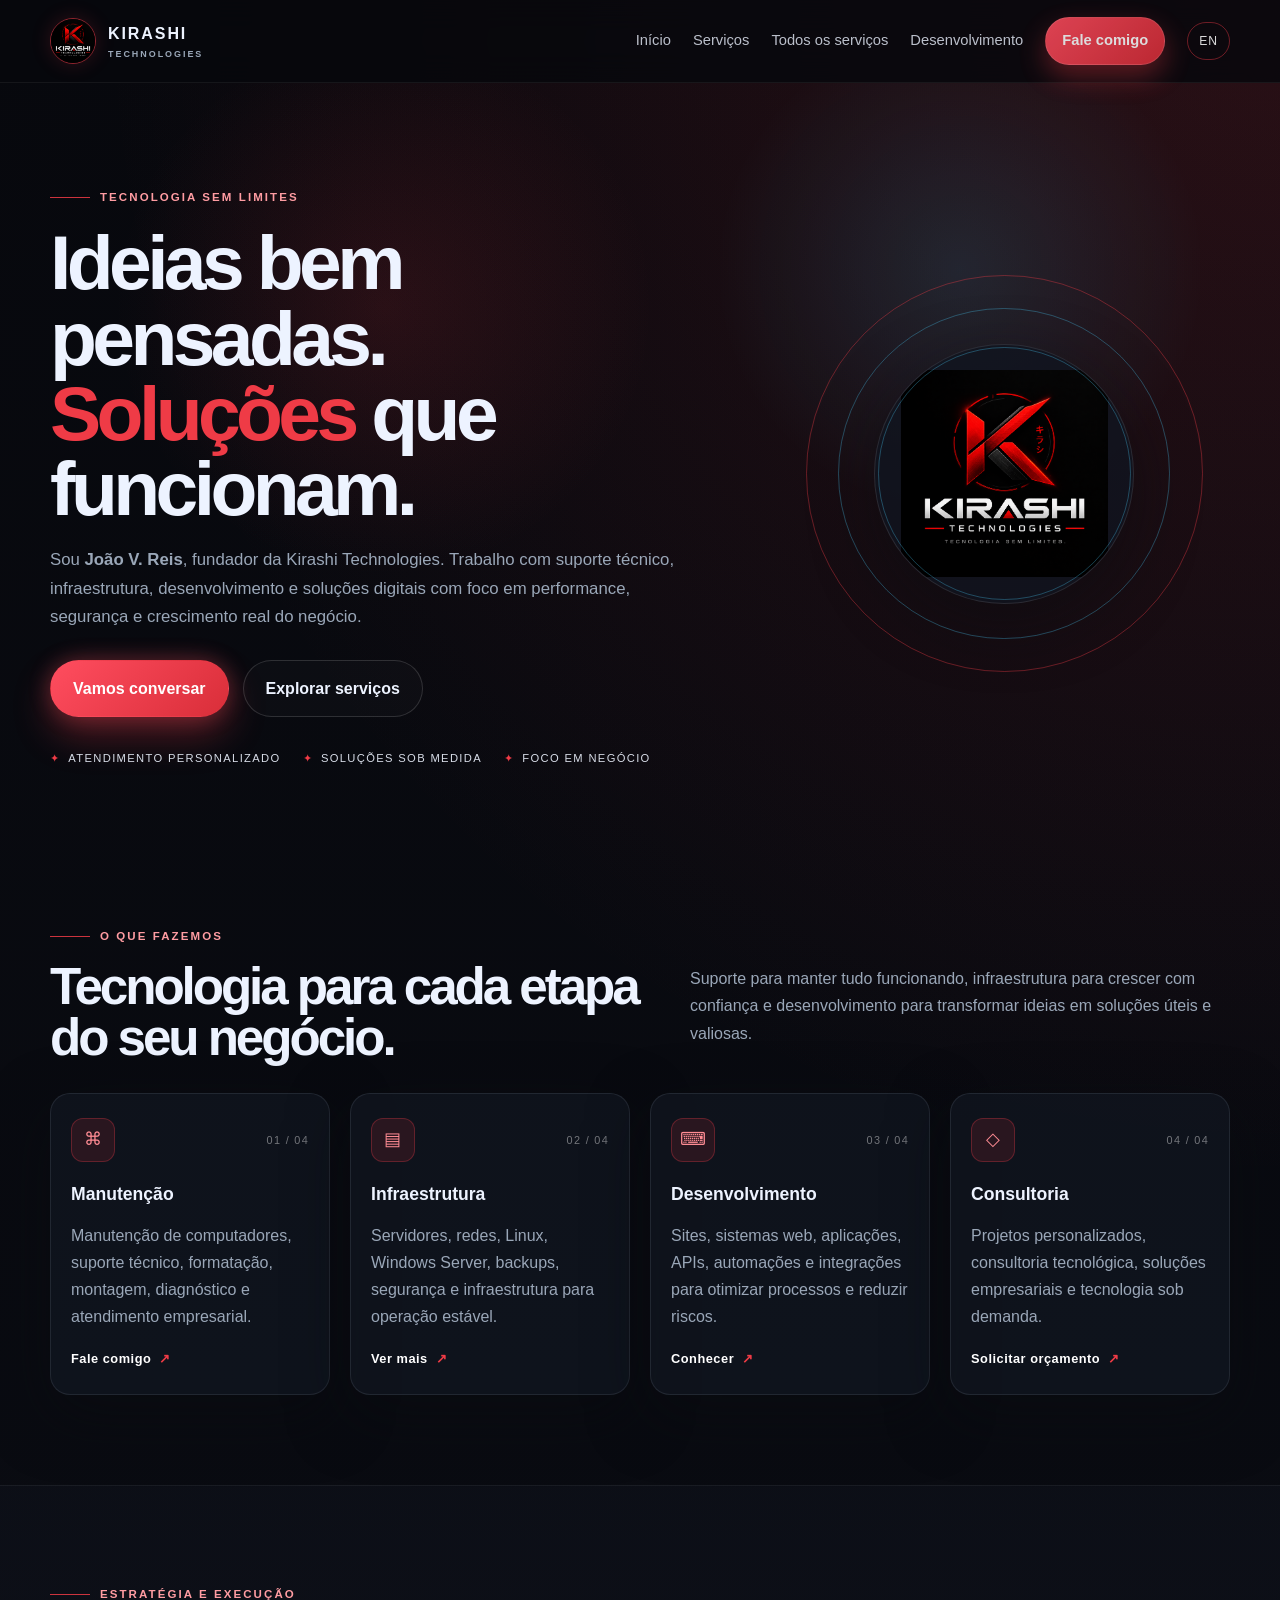
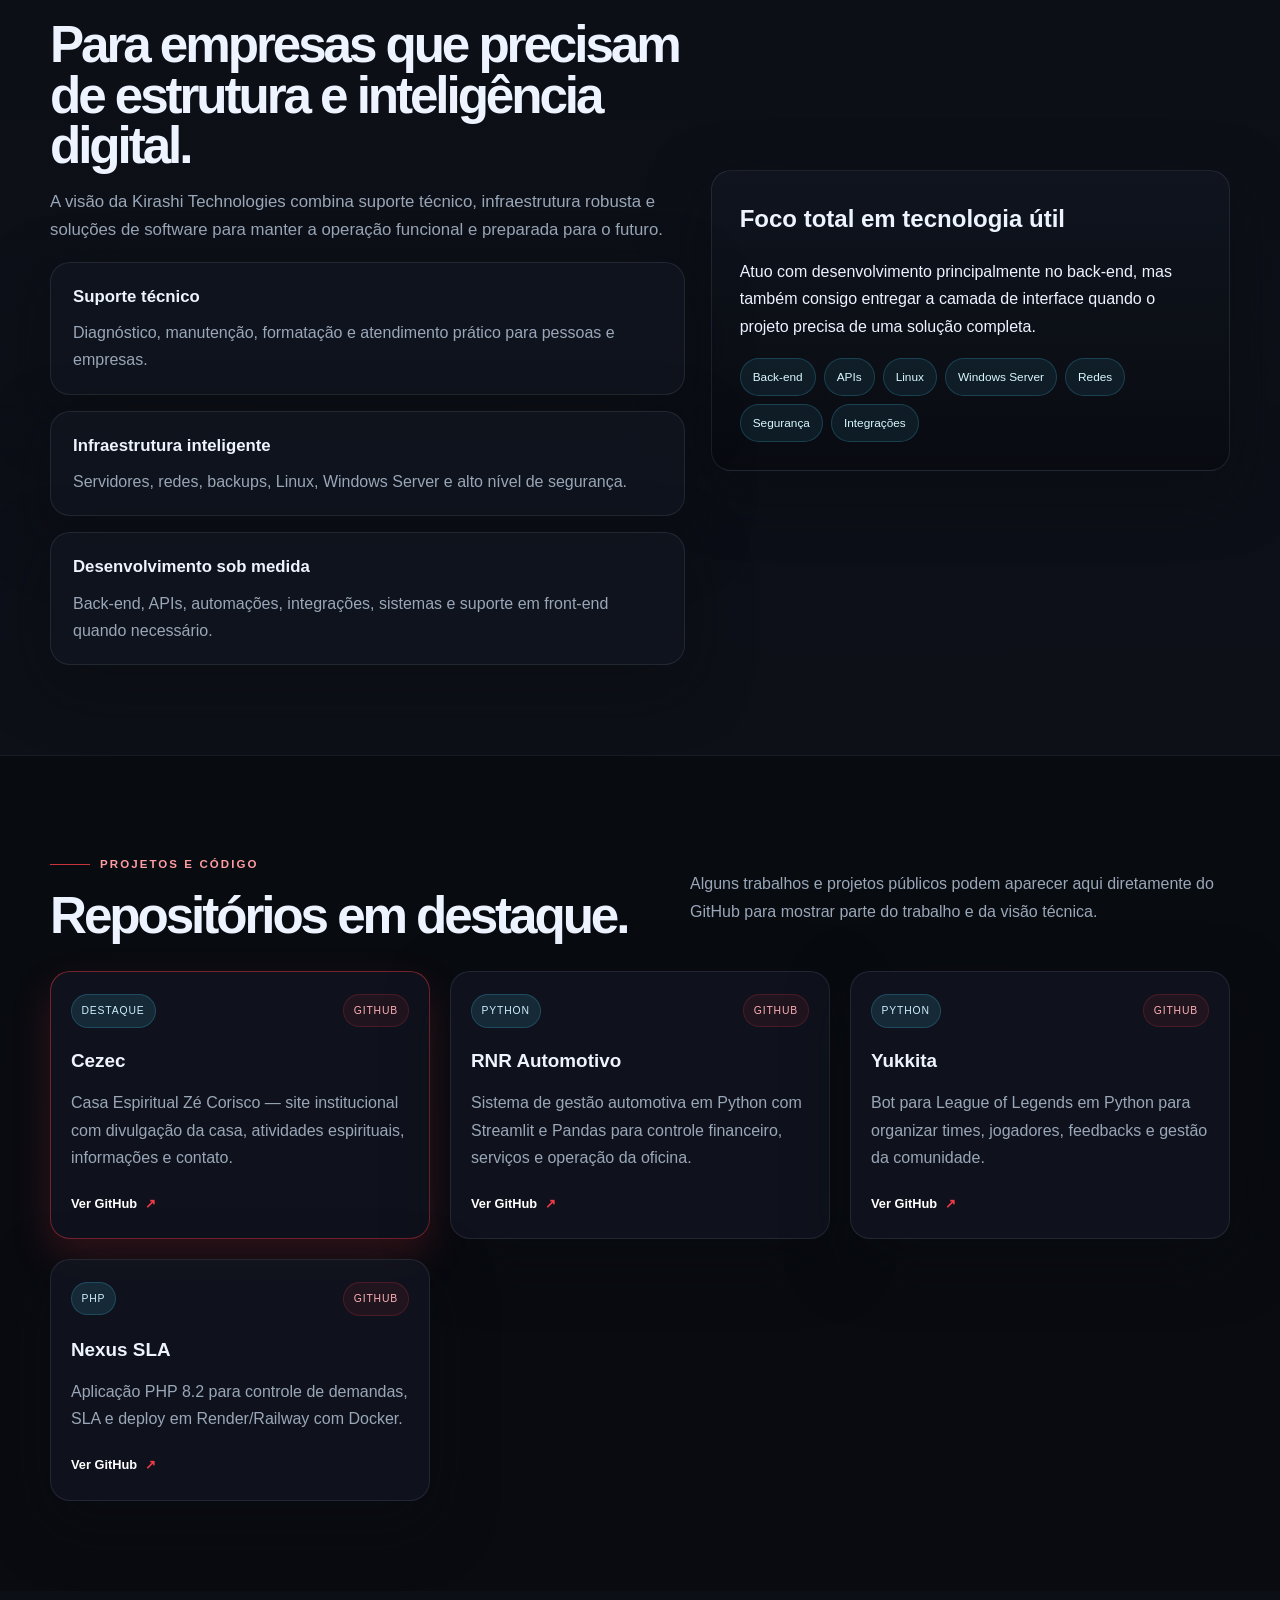
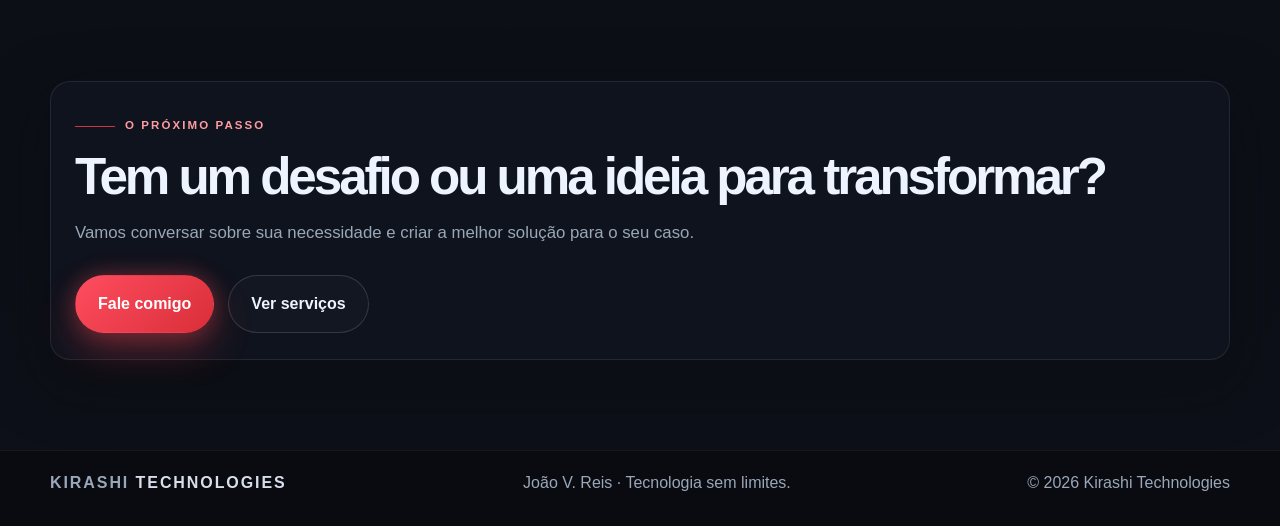
<file: index.html>
<!doctype html>
<html lang="pt-BR">
  <head>
    <meta charset="UTF-8" />
    <meta name="viewport" content="width=device-width, initial-scale=1.0" />
    <meta name="description" content="Kirashi Technologies: manutenção, infraestrutura, desenvolvimento, consultoria e soluções digitais para empresas." />
    <title>Kirashi Technologies | João V. Reis</title>
    <link rel="icon" href="img/Logo%20futurista%20KIRASHI%20Technologies.png" type="image/png" />
    <link rel="stylesheet" href="assets/css/styles.css" />
    <script src="assets/js/main.js" defer></script>
  </head>
  <body>
    <header class="site-header">
      <div class="container nav">
        <a class="brand" href="index.html" aria-label="Página inicial da Kirashi Technologies">
          <img src="img/Logo%20futurista%20KIRASHI%20Technologies.png" alt="Logo Kirashi Technologies" />
          <div>
            <span class="brand-name">KIRASHI</span>
            <span class="brand-sub">TECHNOLOGIES</span>
          </div>
        </a>

        <button class="nav-toggle" type="button" aria-label="Abrir menu">Menu</button>

        <nav class="main-nav" aria-label="Navegação principal">
          <a href="index.html">Início</a>
          <a href="serviços.html">Serviços</a>
          <a href="todos_os_serviços.html">Todos os serviços</a>
          <a href="desenvolvimento.html">Desenvolvimento</a>
          <a href="fale_conosco.html" class="nav-cta">Fale comigo</a>
          <a href="en.html" class="lang-link">EN</a>
        </nav>
      </div>
    </header>

    <main>
      <section class="hero" id="inicio">
        <div class="container hero-grid">
          <div>
            <div class="eyebrow">Tecnologia sem limites</div>
            <h1>Ideias bem pensadas.<br><em>Soluções</em> que funcionam.</h1>
            <p class="hero-copy">Sou <strong>João V. Reis</strong>, fundador da Kirashi Technologies. Trabalho com suporte técnico, infraestrutura, desenvolvimento e soluções digitais com foco em performance, segurança e crescimento real do negócio.</p>

            <div class="actions">
              <a class="button button-primary" href="https://wa.me/5511967765437" target="_blank" rel="noopener noreferrer">Vamos conversar</a>
              <a class="button button-secondary" href="serviços.html">Explorar serviços</a>
            </div>

            <div class="badges">
              <span>Atendimento personalizado</span>
              <span>Soluções sob medida</span>
              <span>Foco em negócio</span>
            </div>
          </div>

          <div class="hero-visual" aria-label="Logo da Kirashi Technologies">
            <div class="logo-orbit"></div>
            <div class="logo-core">
              <img src="img/Logo%20futurista%20KIRASHI%20Technologies.png" alt="Logo Kirashi Technologies" />
            </div>
          </div>
        </div>
      </section>

      <section class="section" id="servicos">
        <div class="container">
          <div class="section-head">
            <div>
              <div class="eyebrow">O que fazemos</div>
              <h2 class="section-title">Tecnologia para cada etapa do seu negócio.</h2>
            </div>
            <p>Suporte para manter tudo funcionando, infraestrutura para crescer com confiança e desenvolvimento para transformar ideias em soluções úteis e valiosas.</p>
          </div>

          <div class="card-grid">
            <article class="service-card">
              <div class="card-top">
                <span class="card-icon">⌘</span>
                <span class="card-number">01 / 04</span>
              </div>
              <h3>Manutenção</h3>
              <p>Manutenção de computadores, suporte técnico, formatação, montagem, diagnóstico e atendimento empresarial.</p>
              <a class="card-link" href="fale_conosco.html">Fale comigo <span>↗</span></a>
            </article>

            <article class="service-card">
              <div class="card-top">
                <span class="card-icon">▤</span>
                <span class="card-number">02 / 04</span>
              </div>
              <h3>Infraestrutura</h3>
              <p>Servidores, redes, Linux, Windows Server, backups, segurança e infraestrutura para operação estável.</p>
              <a class="card-link" href="serviços.html">Ver mais <span>↗</span></a>
            </article>

            <article class="service-card">
              <div class="card-top">
                <span class="card-icon">⌨</span>
                <span class="card-number">03 / 04</span>
              </div>
              <h3>Desenvolvimento</h3>
              <p>Sites, sistemas web, aplicações, APIs, automações e integrações para otimizar processos e reduzir riscos.</p>
              <a class="card-link" href="desenvolvimento.html">Conhecer <span>↗</span></a>
            </article>

            <article class="service-card">
              <div class="card-top">
                <span class="card-icon">◇</span>
                <span class="card-number">04 / 04</span>
              </div>
              <h3>Consultoria</h3>
              <p>Projetos personalizados, consultoria tecnológica, soluções empresariais e tecnologia sob demanda.</p>
              <a class="card-link" href="fale_conosco.html">Solicitar orçamento <span>↗</span></a>
            </article>
          </div>
        </div>
      </section>

      <section class="section highlight">
        <div class="container two-column">
          <div>
            <div class="eyebrow">Estratégia e execução</div>
            <h2 class="section-title">Para empresas que precisam de estrutura e inteligência digital.</h2>
            <p class="lead">A visão da Kirashi Technologies combina suporte técnico, infraestrutura robusta e soluções de software para manter a operação funcional e preparada para o futuro.</p>

            <div class="feature-list">
              <div class="feature-card">
                <strong>Suporte técnico</strong>
                <p>Diagnóstico, manutenção, formatação e atendimento prático para pessoas e empresas.</p>
              </div>
              <div class="feature-card">
                <strong>Infraestrutura inteligente</strong>
                <p>Servidores, redes, backups, Linux, Windows Server e alto nível de segurança.</p>
              </div>
              <div class="feature-card">
                <strong>Desenvolvimento sob medida</strong>
                <p>Back-end, APIs, automações, integrações, sistemas e suporte em front-end quando necessário.</p>
              </div>
            </div>
          </div>

          <div class="info-panel">
            <h3>Foco total em tecnologia útil</h3>
            <p>Atuo com desenvolvimento principalmente no back-end, mas também consigo entregar a camada de interface quando o projeto precisa de uma solução completa.</p>
            <div class="chip-list">
              <span>Back-end</span>
              <span>APIs</span>
              <span>Linux</span>
              <span>Windows Server</span>
              <span>Redes</span>
              <span>Segurança</span>
              <span>Integrações</span>
            </div>
          </div>
        </div>
      </section>

      <section class="section projects-section">
        <div class="container">
          <div class="section-head">
            <div>
              <div class="eyebrow">Projetos e código</div>
              <h2 class="section-title">Repositórios em destaque.</h2>
            </div>
            <p>Alguns trabalhos e projetos públicos podem aparecer aqui diretamente do GitHub para mostrar parte do trabalho e da visão técnica.</p>
          </div>

          <div id="github-projects" class="projects-grid" aria-live="polite"></div>
        </div>
      </section>

      <section class="section">
        <div class="container">
          <div class="page-card">
            <div class="eyebrow">O próximo passo</div>
            <h2 class="section-title">Tem um desafio ou uma ideia para transformar?</h2>
            <p class="lead">Vamos conversar sobre sua necessidade e criar a melhor solução para o seu caso.</p>
            <div class="actions">
              <a class="button button-primary" href="fale_conosco.html">Fale comigo</a>
              <a class="button button-secondary" href="todos_os_serviços.html">Ver serviços</a>
            </div>
          </div>
        </div>
      </section>
    </main>

    <footer class="site-footer">
      <div class="container footer-inner">
        <div class="footer-brand">KIRASHI <span>TECHNOLOGIES</span></div>
        <div>João V. Reis · Tecnologia sem limites.</div>
        <div>© <span data-year></span> Kirashi Technologies</div>
      </div>
    </footer>
  </body>
</html>
</file>
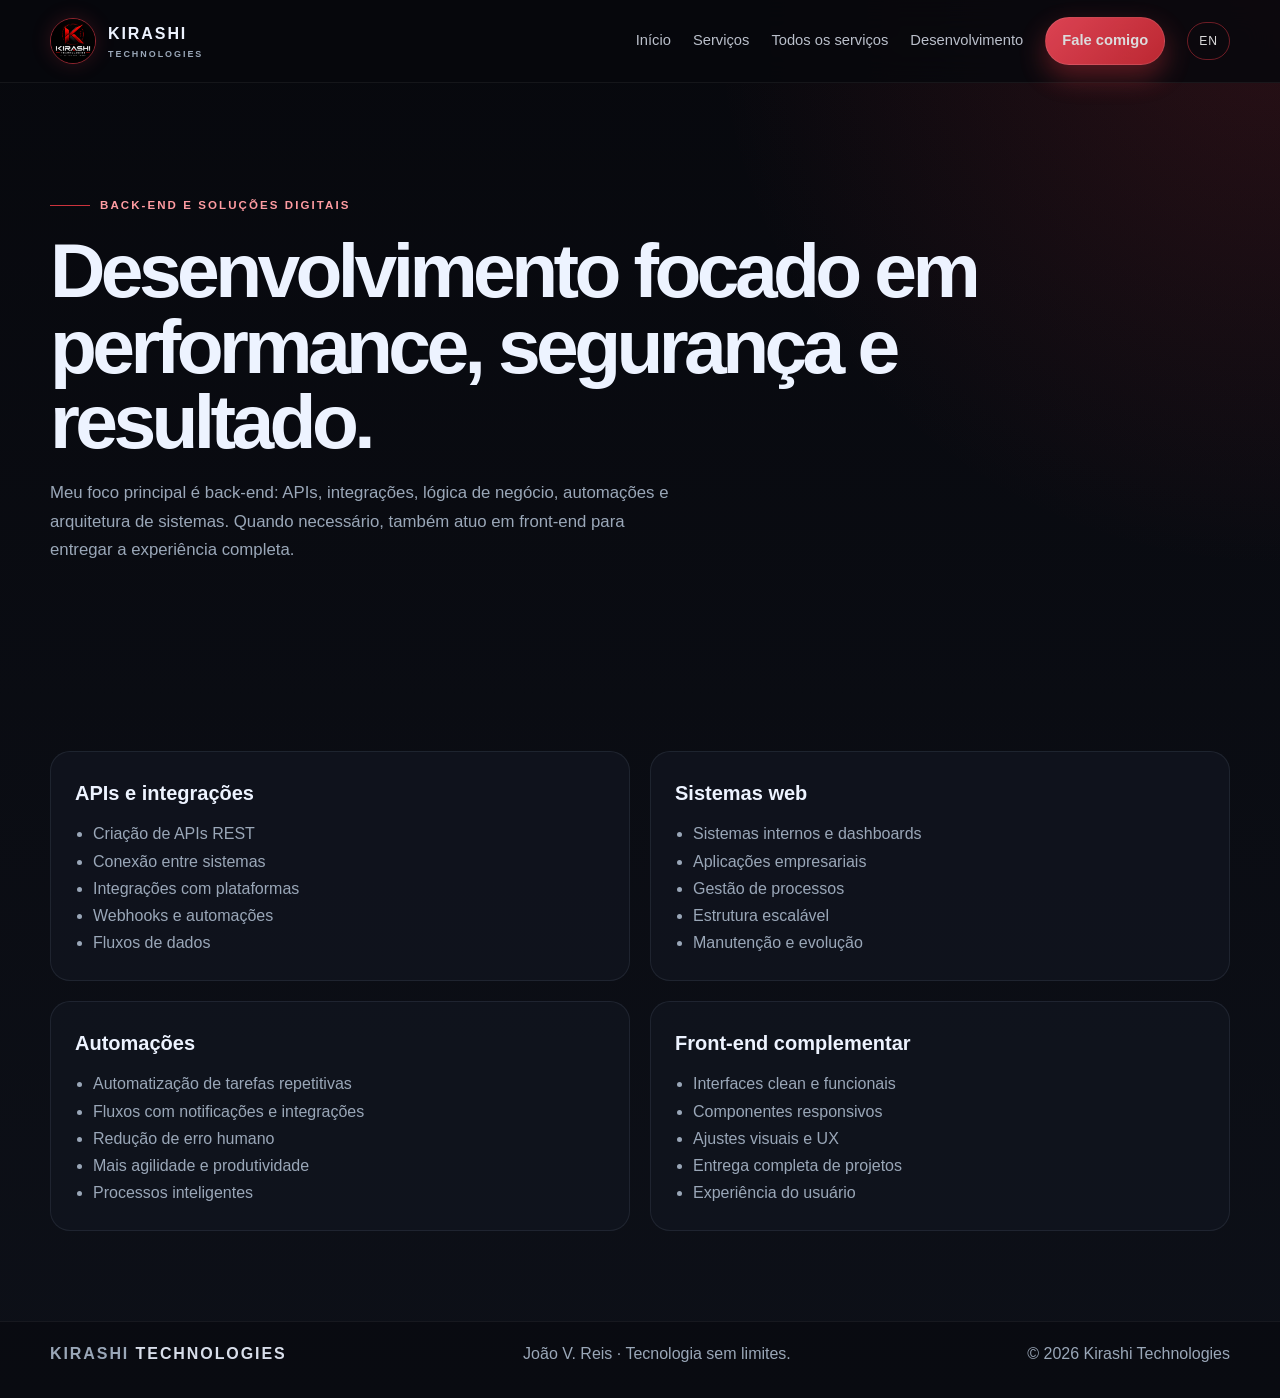
<file: desenvolvimento.html>
<!doctype html>
<html lang="pt-BR">
  <head>
    <meta charset="UTF-8" />
    <meta name="viewport" content="width=device-width, initial-scale=1.0" />
    <meta name="description" content="Desenvolvimento de back-end, APIs, sistemas web e soluções digitais da Kirashi Technologies." />
    <title>Desenvolvimento | Kirashi Technologies</title>
    <link rel="icon" href="img/Logo%20futurista%20KIRASHI%20Technologies.png" type="image/png" />
    <link rel="stylesheet" href="assets/css/styles.css" />
    <script src="assets/js/main.js" defer></script>
  </head>
  <body>
    <header class="site-header">
      <div class="container nav">
        <a class="brand" href="index.html" aria-label="Voltar para a página inicial">
          <img src="img/Logo%20futurista%20KIRASHI%20Technologies.png" alt="Logo Kirashi Technologies" />
          <div>
            <span class="brand-name">KIRASHI</span>
            <span class="brand-sub">TECHNOLOGIES</span>
          </div>
        </a>

        <button class="nav-toggle" type="button" aria-label="Abrir menu">Menu</button>

        <nav class="main-nav" aria-label="Navegação principal">
          <a href="index.html">Início</a>
          <a href="serviços.html">Serviços</a>
          <a href="todos_os_serviços.html">Todos os serviços</a>
          <a href="desenvolvimento.html">Desenvolvimento</a>
          <a href="fale_conosco.html" class="nav-cta">Fale comigo</a>
          <a href="en.html" class="lang-link">EN</a>
        </nav>
      </div>
    </header>

    <main>
      <section class="page-hero">
        <div class="container page-hero-inner">
          <div class="eyebrow">Back-end e soluções digitais</div>
          <h1>Desenvolvimento focado em performance, segurança e resultado.</h1>
          <p class="lead">Meu foco principal é back-end: APIs, integrações, lógica de negócio, automações e arquitetura de sistemas. Quando necessário, também atuo em front-end para entregar a experiência completa.</p>
        </div>
      </section>

      <section class="section">
        <div class="container service-list">
          <article class="service-item">
            <h3>APIs e integrações</h3>
            <ul>
              <li>Criação de APIs REST</li>
              <li>Conexão entre sistemas</li>
              <li>Integrações com plataformas</li>
              <li>Webhooks e automações</li>
              <li>Fluxos de dados</li>
            </ul>
          </article>

          <article class="service-item">
            <h3>Sistemas web</h3>
            <ul>
              <li>Sistemas internos e dashboards</li>
              <li>Aplicações empresariais</li>
              <li>Gestão de processos</li>
              <li>Estrutura escalável</li>
              <li>Manutenção e evolução</li>
            </ul>
          </article>

          <article class="service-item">
            <h3>Automações</h3>
            <ul>
              <li>Automatização de tarefas repetitivas</li>
              <li>Fluxos com notificações e integrações</li>
              <li>Redução de erro humano</li>
              <li>Mais agilidade e produtividade</li>
              <li>Processos inteligentes</li>
            </ul>
          </article>

          <article class="service-item">
            <h3>Front-end complementar</h3>
            <ul>
              <li>Interfaces clean e funcionais</li>
              <li>Componentes responsivos</li>
              <li>Ajustes visuais e UX</li>
              <li>Entrega completa de projetos</li>
              <li>Experiência do usuário</li>
            </ul>
          </article>
        </div>
      </section>
    </main>

    <footer class="site-footer">
      <div class="container footer-inner">
        <div class="footer-brand">KIRASHI <span>TECHNOLOGIES</span></div>
        <div>João V. Reis · Tecnologia sem limites.</div>
        <div>© <span data-year></span> Kirashi Technologies</div>
      </div>
    </footer>
  </body>
</html>
</file>
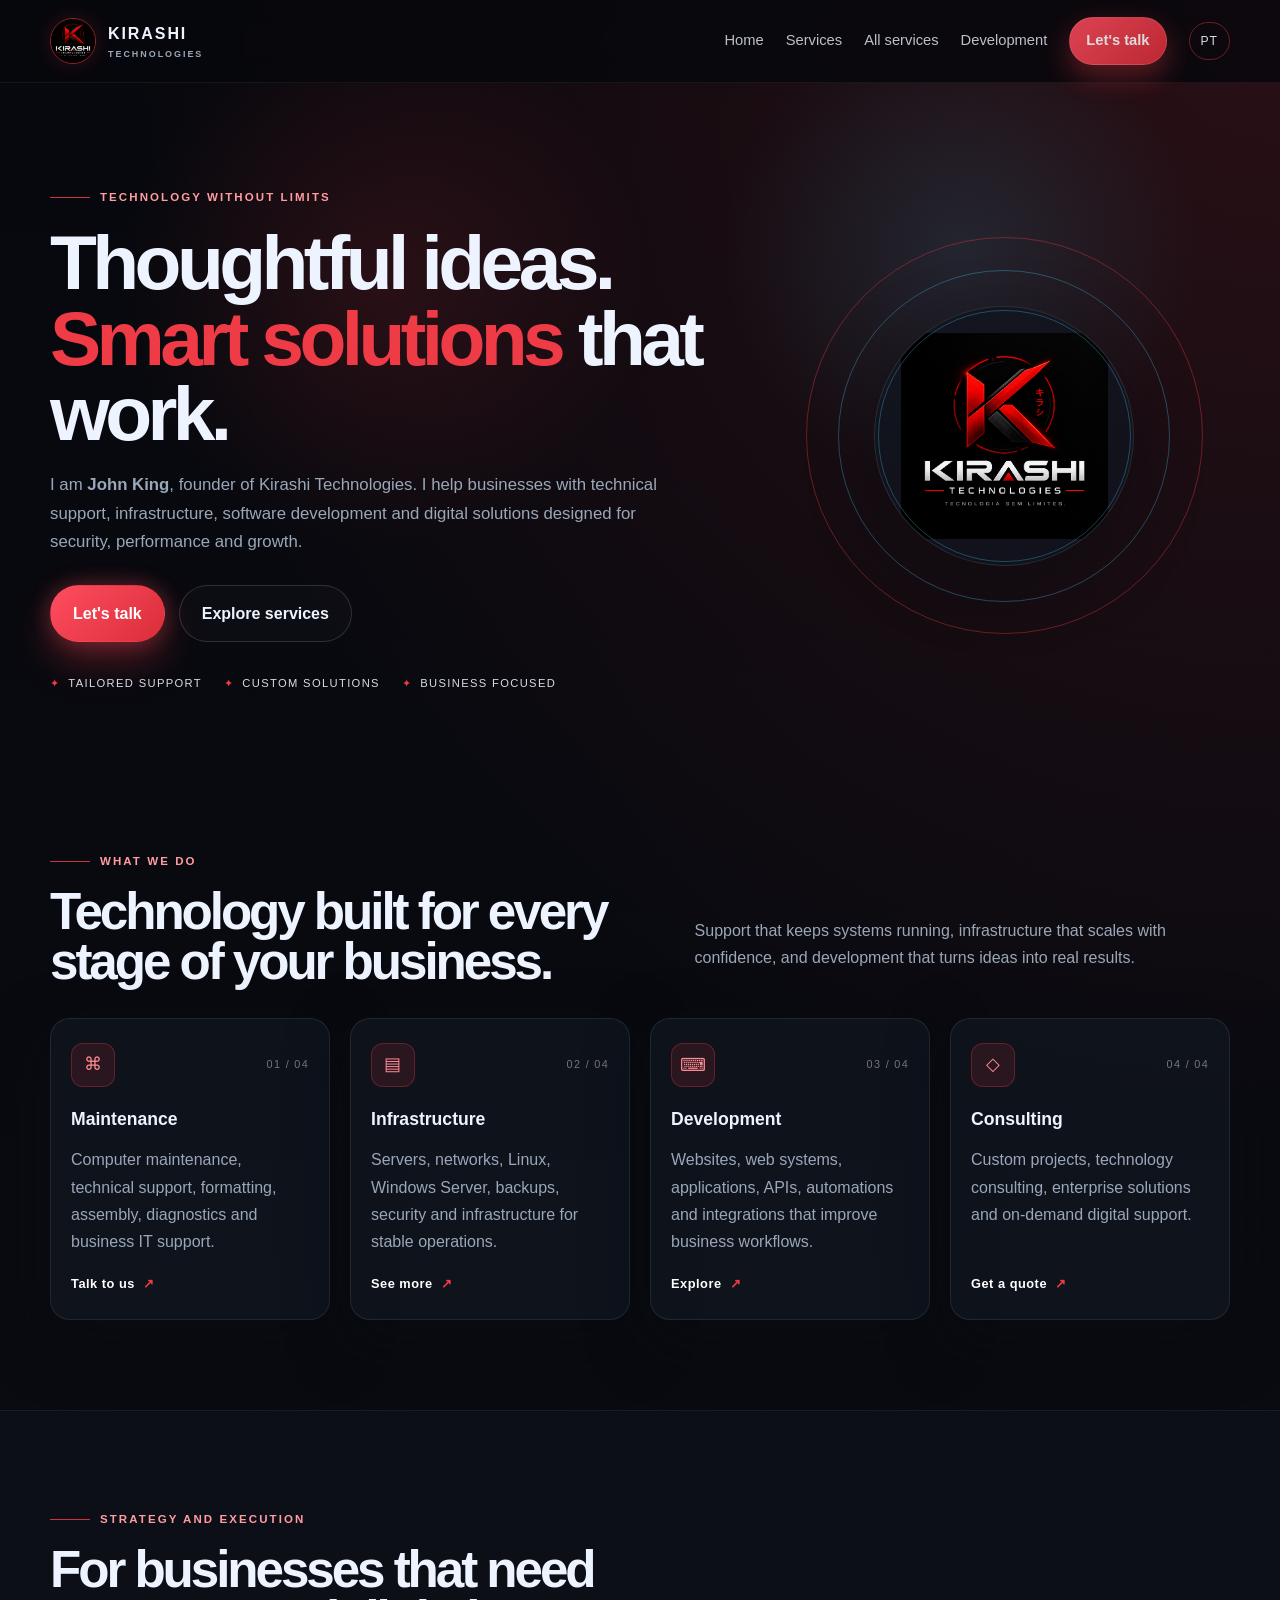
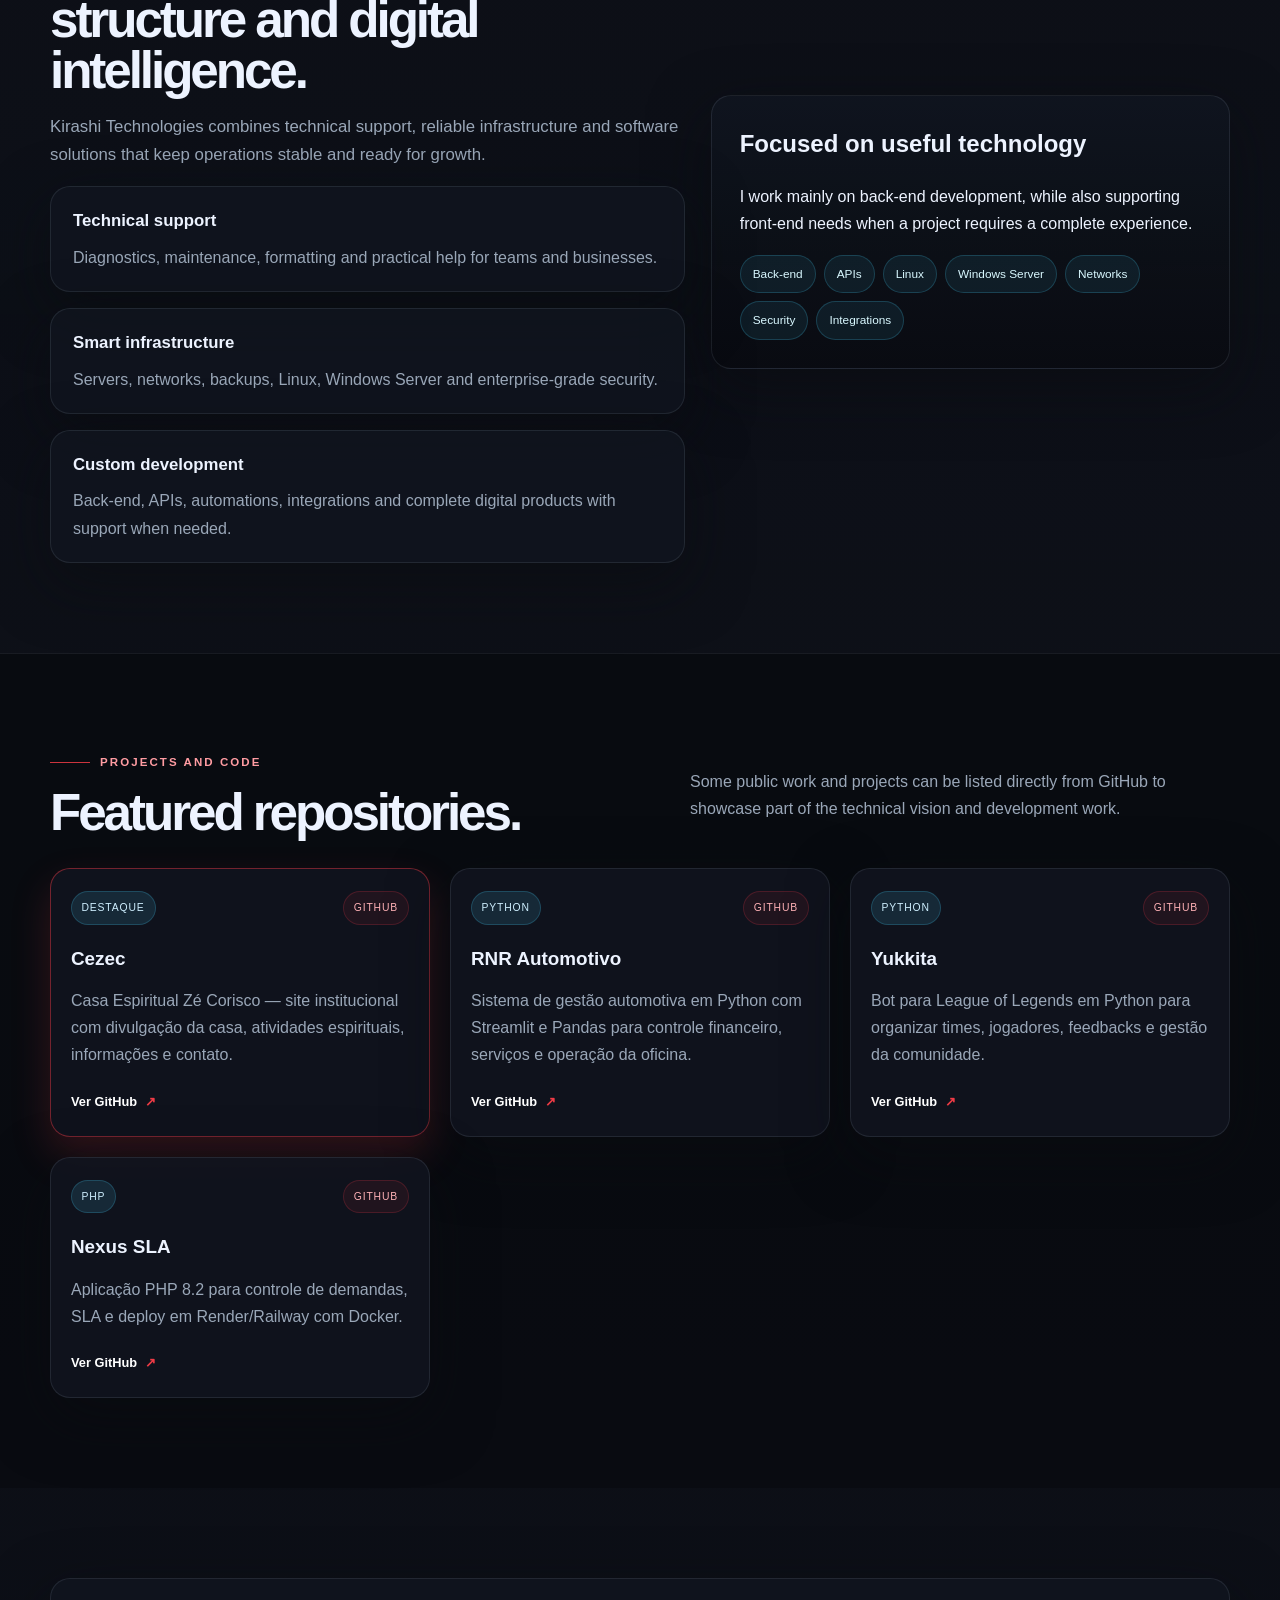
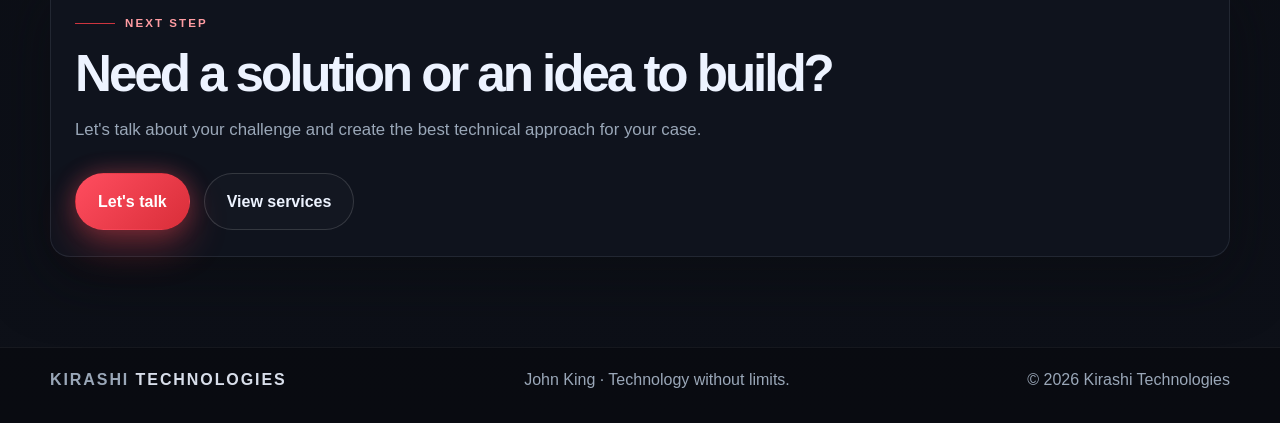
<file: en.html>
﻿<!doctype html>
<html lang="en">
  <head>
    <meta charset="UTF-8" />
    <meta name="viewport" content="width=device-width, initial-scale=1.0" />
    <meta name="description" content="Kirashi Technologies: technical support, infrastructure, development, consulting and business digital solutions." />
    <title>Kirashi Technologies | John King</title>
    <link rel="icon" href="img/Logo%20futurista%20KIRASHI%20Technologies.png" type="image/png" />
    <link rel="stylesheet" href="assets/css/styles.css" />
    <script src="assets/js/main.js" defer></script>
  </head>
  <body>
    <header class="site-header">
      <div class="container nav">
        <a class="brand" href="index.html" aria-label="Kirashi Technologies home page">
          <img src="img/Logo%20futurista%20KIRASHI%20Technologies.png" alt="Logo Kirashi Technologies" />
          <div>
            <span class="brand-name">KIRASHI</span>
            <span class="brand-sub">TECHNOLOGIES</span>
          </div>
        </a>

        <button class="nav-toggle" type="button" aria-label="Open menu">Menu</button>

        <nav class="main-nav" aria-label="Main navigation">
          <a href="index.html">Home</a>
          <a href="serviços.html">Services</a>
          <a href="todos_os_serviços.html">All services</a>
          <a href="desenvolvimento.html">Development</a>
          <a href="fale_conosco.html" class="nav-cta">Let's talk</a>
          <a href="index.html" class="lang-link">PT</a>
        </nav>
      </div>
    </header>

    <main>
      <section class="hero" id="home">
        <div class="container hero-grid">
          <div>
            <div class="eyebrow">Technology without limits</div>
            <h1>Thoughtful ideas.<br><em>Smart solutions</em> that work.</h1>
            <p class="hero-copy">I am <strong>John King</strong>, founder of Kirashi Technologies. I help businesses with technical support, infrastructure, software development and digital solutions designed for security, performance and growth.</p>

            <div class="actions">
              <a class="button button-primary" href="https://wa.me/5511967765437" target="_blank" rel="noopener noreferrer">Let's talk</a>
              <a class="button button-secondary" href="serviços.html">Explore services</a>
            </div>

            <div class="badges">
              <span>Tailored support</span>
              <span>Custom solutions</span>
              <span>Business focused</span>
            </div>
          </div>

          <div class="hero-visual" aria-label="Kirashi Technologies logo">
            <div class="logo-orbit"></div>
            <div class="logo-core">
              <img src="img/Logo%20futurista%20KIRASHI%20Technologies.png" alt="Kirashi Technologies logo" />
            </div>
          </div>
        </div>
      </section>

      <section class="section" id="services">
        <div class="container">
          <div class="section-head">
            <div>
              <div class="eyebrow">What we do</div>
              <h2 class="section-title">Technology built for every stage of your business.</h2>
            </div>
            <p>Support that keeps systems running, infrastructure that scales with confidence, and development that turns ideas into real results.</p>
          </div>

          <div class="card-grid">
            <article class="service-card">
              <div class="card-top">
                <span class="card-icon">⌘</span>
                <span class="card-number">01 / 04</span>
              </div>
              <h3>Maintenance</h3>
              <p>Computer maintenance, technical support, formatting, assembly, diagnostics and business IT support.</p>
              <a class="card-link" href="fale_conosco.html">Talk to us <span>↗</span></a>
            </article>

            <article class="service-card">
              <div class="card-top">
                <span class="card-icon">▤</span>
                <span class="card-number">02 / 04</span>
              </div>
              <h3>Infrastructure</h3>
              <p>Servers, networks, Linux, Windows Server, backups, security and infrastructure for stable operations.</p>
              <a class="card-link" href="serviços.html">See more <span>↗</span></a>
            </article>

            <article class="service-card">
              <div class="card-top">
                <span class="card-icon">⌨</span>
                <span class="card-number">03 / 04</span>
              </div>
              <h3>Development</h3>
              <p>Websites, web systems, applications, APIs, automations and integrations that improve business workflows.</p>
              <a class="card-link" href="desenvolvimento.html">Explore <span>↗</span></a>
            </article>

            <article class="service-card">
              <div class="card-top">
                <span class="card-icon">◇</span>
                <span class="card-number">04 / 04</span>
              </div>
              <h3>Consulting</h3>
              <p>Custom projects, technology consulting, enterprise solutions and on-demand digital support.</p>
              <a class="card-link" href="fale_conosco.html">Get a quote <span>↗</span></a>
            </article>
          </div>
        </div>
      </section>

      <section class="section highlight">
        <div class="container two-column">
          <div>
            <div class="eyebrow">Strategy and execution</div>
            <h2 class="section-title">For businesses that need structure and digital intelligence.</h2>
            <p class="lead">Kirashi Technologies combines technical support, reliable infrastructure and software solutions that keep operations stable and ready for growth.</p>

            <div class="feature-list">
              <div class="feature-card">
                <strong>Technical support</strong>
                <p>Diagnostics, maintenance, formatting and practical help for teams and businesses.</p>
              </div>
              <div class="feature-card">
                <strong>Smart infrastructure</strong>
                <p>Servers, networks, backups, Linux, Windows Server and enterprise-grade security.</p>
              </div>
              <div class="feature-card">
                <strong>Custom development</strong>
                <p>Back-end, APIs, automations, integrations and complete digital products with support when needed.</p>
              </div>
            </div>
          </div>

          <div class="info-panel">
            <h3>Focused on useful technology</h3>
            <p>I work mainly on back-end development, while also supporting front-end needs when a project requires a complete experience.</p>
            <div class="chip-list">
              <span>Back-end</span>
              <span>APIs</span>
              <span>Linux</span>
              <span>Windows Server</span>
              <span>Networks</span>
              <span>Security</span>
              <span>Integrations</span>
            </div>
          </div>
        </div>
      </section>

      <section class="section projects-section">
        <div class="container">
          <div class="section-head">
            <div>
              <div class="eyebrow">Projects and code</div>
              <h2 class="section-title">Featured repositories.</h2>
            </div>
            <p>Some public work and projects can be listed directly from GitHub to showcase part of the technical vision and development work.</p>
          </div>

          <div id="github-projects" class="projects-grid" aria-live="polite"></div>
        </div>
      </section>

      <section class="section">
        <div class="container">
          <div class="page-card">
            <div class="eyebrow">Next step</div>
            <h2 class="section-title">Need a solution or an idea to build?</h2>
            <p class="lead">Let's talk about your challenge and create the best technical approach for your case.</p>
            <div class="actions">
              <a class="button button-primary" href="fale_conosco.html">Let's talk</a>
              <a class="button button-secondary" href="todos_os_serviços.html">View services</a>
            </div>
          </div>
        </div>
      </section>
    </main>

    <footer class="site-footer">
      <div class="container footer-inner">
        <div class="footer-brand">KIRASHI <span>TECHNOLOGIES</span></div>
        <div>John King · Technology without limits.</div>
        <div>© <span data-year></span> Kirashi Technologies</div>
      </div>
    </footer>
  </body>
</html>
</file>
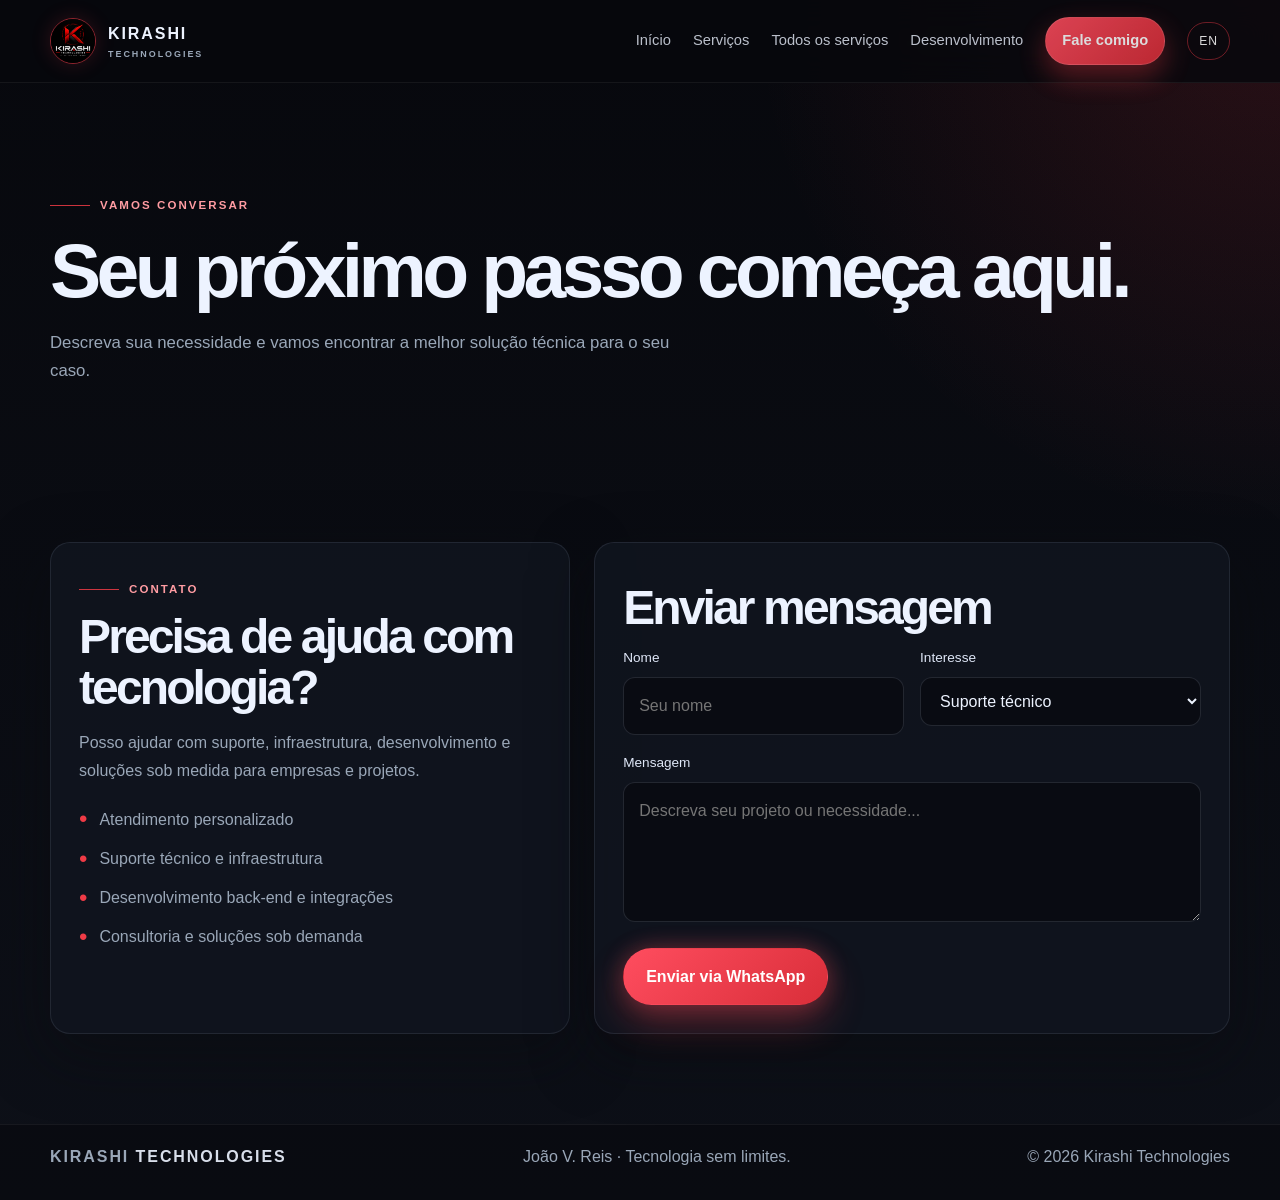
<file: fale_conosco.html>
<!doctype html>
<html lang="pt-BR">
  <head>
    <meta charset="UTF-8" />
    <meta name="viewport" content="width=device-width, initial-scale=1.0" />
    <meta name="description" content="Fale com a Kirashi Technologies para suporte técnico, infraestrutura, desenvolvimento e projetos personalizados." />
    <title>Fale conosco | Kirashi Technologies</title>
    <link rel="icon" href="img/Logo%20futurista%20KIRASHI%20Technologies.png" type="image/png" />
    <link rel="stylesheet" href="assets/css/styles.css" />
    <script src="assets/js/main.js" defer></script>
  </head>
  <body>
    <header class="site-header">
      <div class="container nav">
        <a class="brand" href="index.html" aria-label="Voltar para a página inicial">
          <img src="img/Logo%20futurista%20KIRASHI%20Technologies.png" alt="Logo Kirashi Technologies" />
          <div>
            <span class="brand-name">KIRASHI</span>
            <span class="brand-sub">TECHNOLOGIES</span>
          </div>
        </a>

        <button class="nav-toggle" type="button" aria-label="Abrir menu">Menu</button>

        <nav class="main-nav" aria-label="Navegação principal">
          <a href="index.html">Início</a>
          <a href="serviços.html">Serviços</a>
          <a href="todos_os_serviços.html">Todos os serviços</a>
          <a href="desenvolvimento.html">Desenvolvimento</a>
          <a href="fale_conosco.html" class="nav-cta">Fale comigo</a>
          <a href="en.html" class="lang-link">EN</a>
        </nav>
      </div>
    </header>

    <main>
      <section class="page-hero">
        <div class="container page-hero-inner">
          <div class="eyebrow">Vamos conversar</div>
          <h1>Seu próximo passo começa aqui.</h1>
          <p class="lead">Descreva sua necessidade e vamos encontrar a melhor solução técnica para o seu caso.</p>
        </div>
      </section>

      <section class="section">
        <div class="container contact-wrap">
          <aside class="contact-box">
            <div class="eyebrow">Contato</div>
            <h2>Precisa de ajuda com tecnologia?</h2>
            <p>Posso ajudar com suporte, infraestrutura, desenvolvimento e soluções sob medida para empresas e projetos.</p>

            <ul class="contact-list">
              <li>Atendimento personalizado</li>
              <li>Suporte técnico e infraestrutura</li>
              <li>Desenvolvimento back-end e integrações</li>
              <li>Consultoria e soluções sob demanda</li>
            </ul>
          </aside>

          <div class="contact-form">
            <h2>Enviar mensagem</h2>
            <form id="contact-form">
              <div class="form-grid">
                <div>
                  <label for="name">Nome</label>
                  <input id="name" name="name" type="text" placeholder="Seu nome" required />
                </div>

                <div>
                  <label for="service">Interesse</label>
                  <select id="service" name="service">
                    <option value="Suporte técnico">Suporte técnico</option>
                    <option value="Infraestrutura e servidores">Infraestrutura e servidores</option>
                    <option value="Desenvolvimento de sites e sistemas">Desenvolvimento de sites e sistemas</option>
                    <option value="Consultoria e projetos personalizados">Consultoria e projetos personalizados</option>
                  </select>
                </div>

                <div class="full">
                  <label for="message">Mensagem</label>
                  <textarea id="message" name="message" placeholder="Descreva seu projeto ou necessidade..." required></textarea>
                </div>
              </div>

              <div class="form-actions">
                <button type="submit" class="button button-primary">Enviar via WhatsApp</button>
              </div>
            </form>
          </div>
        </div>
      </section>
    </main>

    <footer class="site-footer">
      <div class="container footer-inner">
        <div class="footer-brand">KIRASHI <span>TECHNOLOGIES</span></div>
        <div>João V. Reis · Tecnologia sem limites.</div>
        <div>© <span data-year></span> Kirashi Technologies</div>
      </div>
    </footer>
  </body>
</html>
</file>
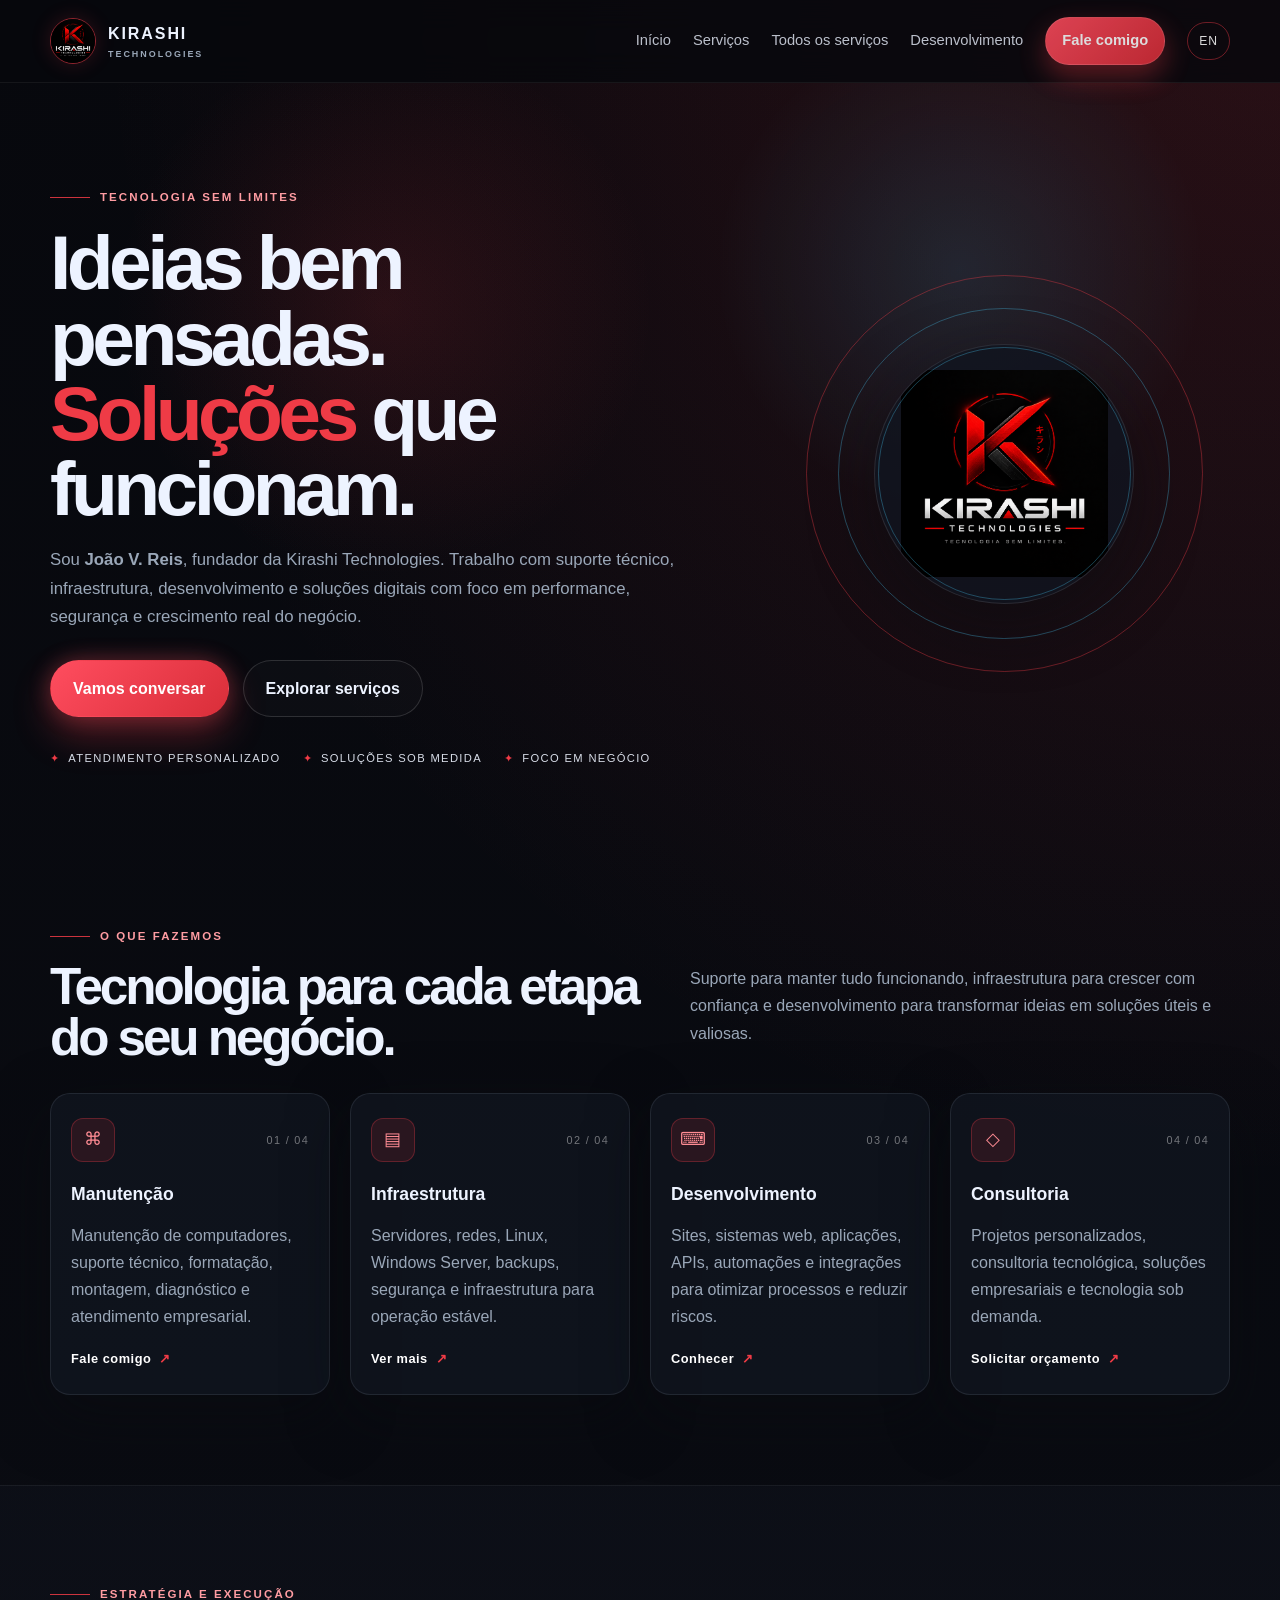
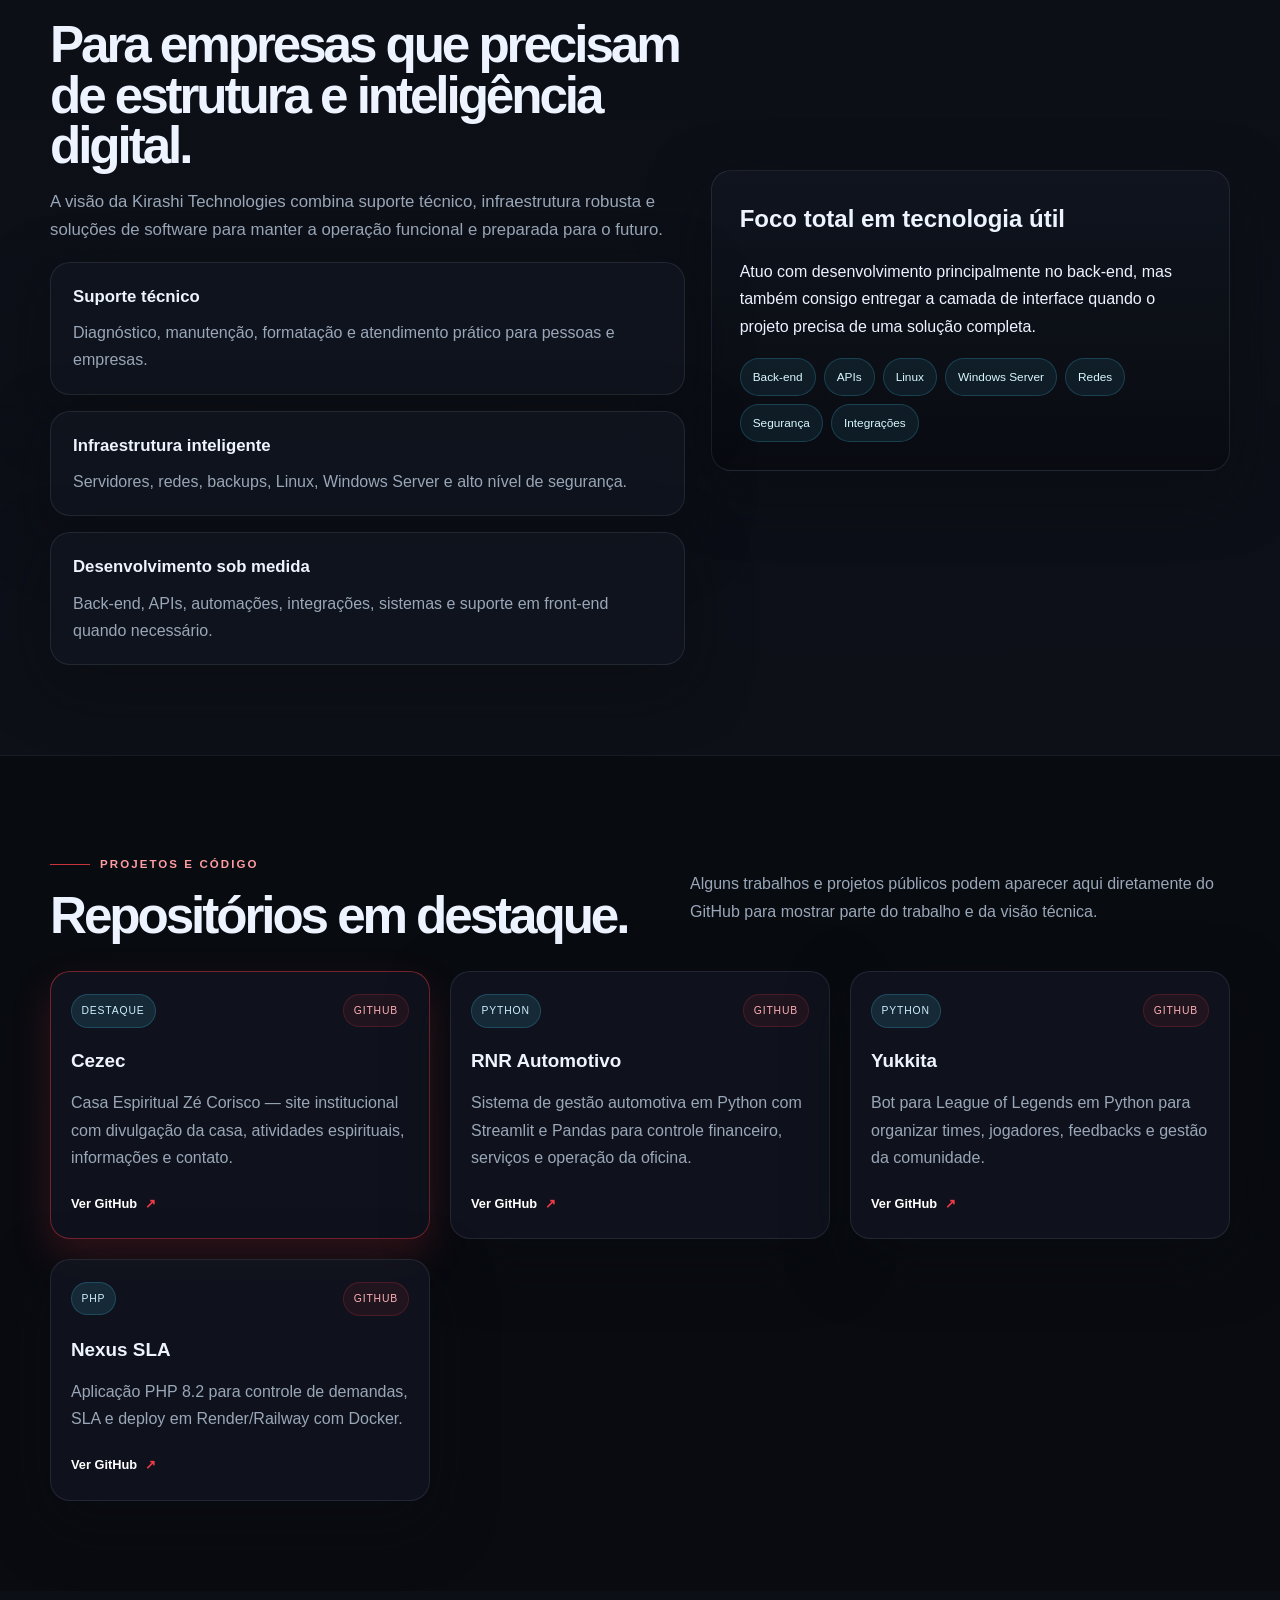
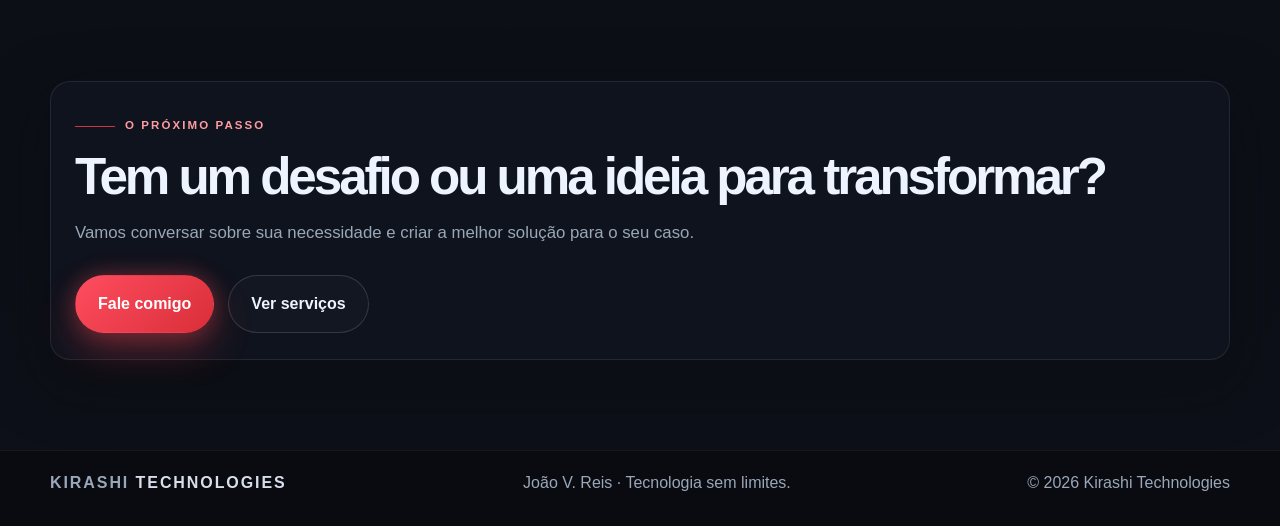
<file: inicio.html>
<!doctype html>
<html lang="pt-BR">
  <head>
    <meta charset="UTF-8" />
    <meta http-equiv="refresh" content="0; url=index.html" />
    <meta name="viewport" content="width=device-width, initial-scale=1.0" />
    <title>Kirashi Technologies | João V. Reis</title>
  </head>
  <body>
    <p>Redirecionando para a página inicial...</p>
    <script>
      window.location.href = 'index.html';
    </script>
  </body>
</html>
</file>
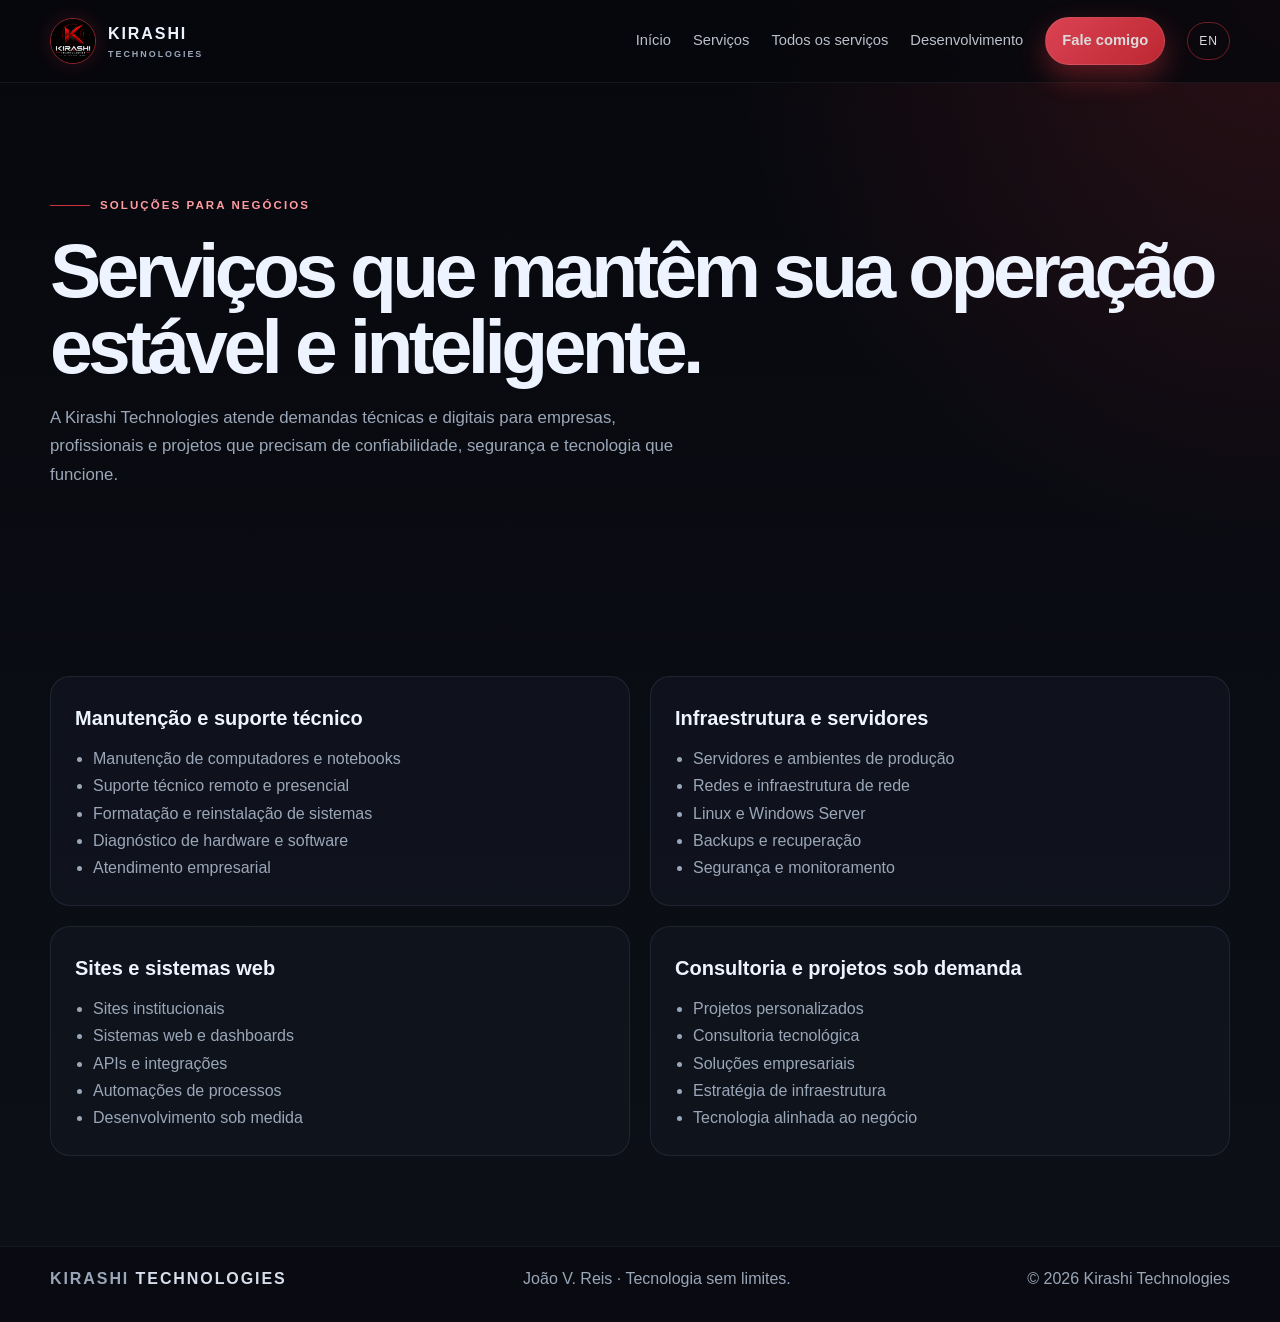
<file: serviços.html>
<!doctype html>
<html lang="pt-BR">
  <head>
    <meta charset="UTF-8" />
    <meta name="viewport" content="width=device-width, initial-scale=1.0" />
    <meta name="description" content="Serviços de manutenção, infraestrutura, desenvolvimento e consultoria da Kirashi Technologies." />
    <title>Serviços | Kirashi Technologies</title>
    <link rel="icon" href="img/Logo%20futurista%20KIRASHI%20Technologies.png" type="image/png" />
    <link rel="stylesheet" href="assets/css/styles.css" />
    <script src="assets/js/main.js" defer></script>
  </head>
  <body>
    <header class="site-header">
      <div class="container nav">
        <a class="brand" href="index.html" aria-label="Voltar para a página inicial">
          <img src="img/Logo%20futurista%20KIRASHI%20Technologies.png" alt="Logo Kirashi Technologies" />
          <div>
            <span class="brand-name">KIRASHI</span>
            <span class="brand-sub">TECHNOLOGIES</span>
          </div>
        </a>

        <button class="nav-toggle" type="button" aria-label="Abrir menu">Menu</button>

        <nav class="main-nav" aria-label="Navegação principal">
          <a href="index.html">Início</a>
          <a href="serviços.html">Serviços</a>
          <a href="todos_os_serviços.html">Todos os serviços</a>
          <a href="desenvolvimento.html">Desenvolvimento</a>
          <a href="fale_conosco.html" class="nav-cta">Fale comigo</a>
          <a href="en.html" class="lang-link">EN</a>
        </nav>
      </div>
    </header>

    <main>
      <section class="page-hero">
        <div class="container page-hero-inner">
          <div class="eyebrow">Soluções para negócios</div>
          <h1>Serviços que mantêm sua operação estável e inteligente.</h1>
          <p class="lead">A Kirashi Technologies atende demandas técnicas e digitais para empresas, profissionais e projetos que precisam de confiabilidade, segurança e tecnologia que funcione.</p>
        </div>
      </section>

      <section class="section">
        <div class="container service-list">
          <article class="service-item">
            <h3>Manutenção e suporte técnico</h3>
            <ul>
              <li>Manutenção de computadores e notebooks</li>
              <li>Suporte técnico remoto e presencial</li>
              <li>Formatação e reinstalação de sistemas</li>
              <li>Diagnóstico de hardware e software</li>
              <li>Atendimento empresarial</li>
            </ul>
          </article>

          <article class="service-item">
            <h3>Infraestrutura e servidores</h3>
            <ul>
              <li>Servidores e ambientes de produção</li>
              <li>Redes e infraestrutura de rede</li>
              <li>Linux e Windows Server</li>
              <li>Backups e recuperação</li>
              <li>Segurança e monitoramento</li>
            </ul>
          </article>

          <article class="service-item">
            <h3>Sites e sistemas web</h3>
            <ul>
              <li>Sites institucionais</li>
              <li>Sistemas web e dashboards</li>
              <li>APIs e integrações</li>
              <li>Automações de processos</li>
              <li>Desenvolvimento sob medida</li>
            </ul>
          </article>

          <article class="service-item">
            <h3>Consultoria e projetos sob demanda</h3>
            <ul>
              <li>Projetos personalizados</li>
              <li>Consultoria tecnológica</li>
              <li>Soluções empresariais</li>
              <li>Estratégia de infraestrutura</li>
              <li>Tecnologia alinhada ao negócio</li>
            </ul>
          </article>
        </div>
      </section>
    </main>

    <footer class="site-footer">
      <div class="container footer-inner">
        <div class="footer-brand">KIRASHI <span>TECHNOLOGIES</span></div>
        <div>João V. Reis · Tecnologia sem limites.</div>
        <div>© <span data-year></span> Kirashi Technologies</div>
      </div>
    </footer>
  </body>
</html>
</file>
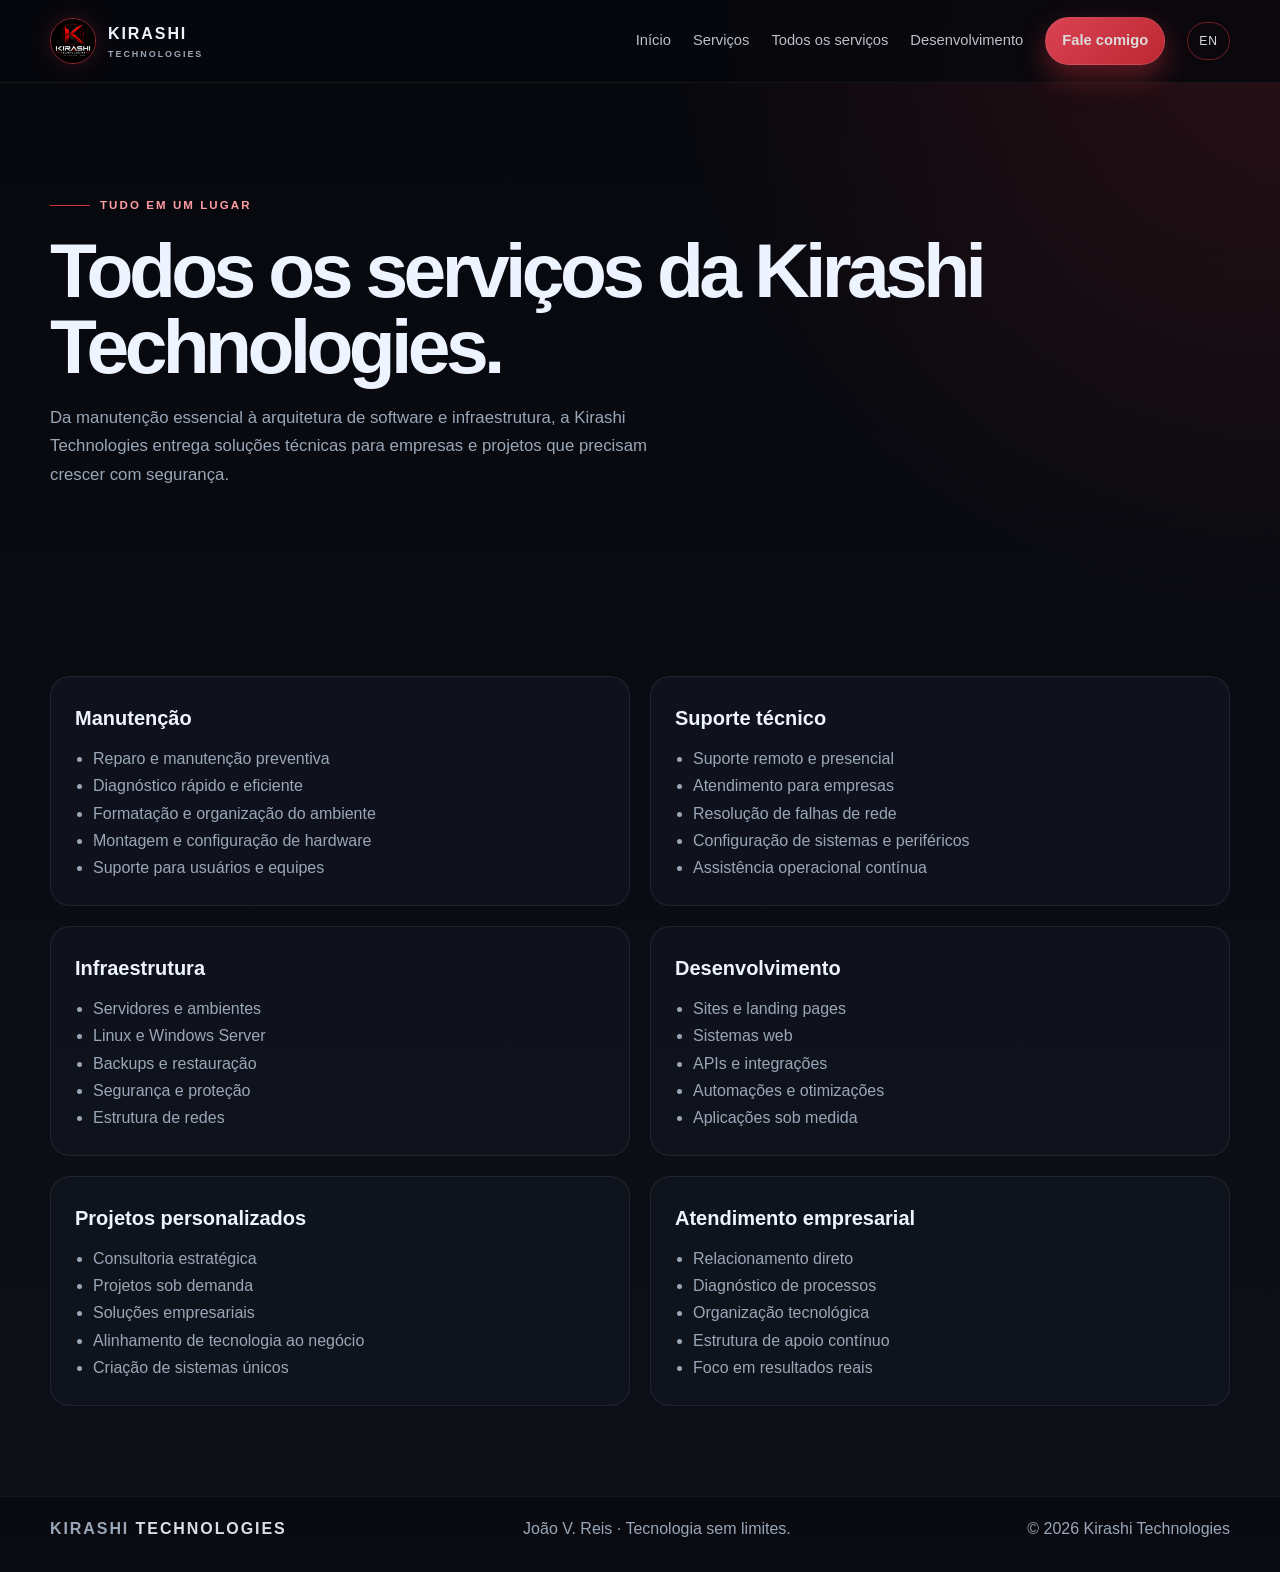
<file: todos_os_serviços.html>
<!doctype html>
<html lang="pt-BR">
  <head>
    <meta charset="UTF-8" />
    <meta name="viewport" content="width=device-width, initial-scale=1.0" />
    <meta name="description" content="Todos os serviços da Kirashi Technologies: suporte técnico, infraestrutura, desenvolvimento, consultoria e tecnologia sob demanda." />
    <title>Todos os serviços | Kirashi Technologies</title>
    <link rel="icon" href="img/Logo%20futurista%20KIRASHI%20Technologies.png" type="image/png" />
    <link rel="stylesheet" href="assets/css/styles.css" />
    <script src="assets/js/main.js" defer></script>
  </head>
  <body>
    <header class="site-header">
      <div class="container nav">
        <a class="brand" href="index.html" aria-label="Voltar para a página inicial">
          <img src="img/Logo%20futurista%20KIRASHI%20Technologies.png" alt="Logo Kirashi Technologies" />
          <div>
            <span class="brand-name">KIRASHI</span>
            <span class="brand-sub">TECHNOLOGIES</span>
          </div>
        </a>

        <button class="nav-toggle" type="button" aria-label="Abrir menu">Menu</button>

        <nav class="main-nav" aria-label="Navegação principal">
          <a href="index.html">Início</a>
          <a href="serviços.html">Serviços</a>
          <a href="todos_os_serviços.html">Todos os serviços</a>
          <a href="desenvolvimento.html">Desenvolvimento</a>
          <a href="fale_conosco.html" class="nav-cta">Fale comigo</a>
          <a href="en.html" class="lang-link">EN</a>
        </nav>
      </div>
    </header>

    <main>
      <section class="page-hero">
        <div class="container page-hero-inner">
          <div class="eyebrow">Tudo em um lugar</div>
          <h1>Todos os serviços da Kirashi Technologies.</h1>
          <p class="lead">Da manutenção essencial à arquitetura de software e infraestrutura, a Kirashi Technologies entrega soluções técnicas para empresas e projetos que precisam crescer com segurança.</p>
        </div>
      </section>

      <section class="section">
        <div class="container service-list">
          <article class="service-item">
            <h3>Manutenção</h3>
            <ul>
              <li>Reparo e manutenção preventiva</li>
              <li>Diagnóstico rápido e eficiente</li>
              <li>Formatação e organização do ambiente</li>
              <li>Montagem e configuração de hardware</li>
              <li>Suporte para usuários e equipes</li>
            </ul>
          </article>

          <article class="service-item">
            <h3>Suporte técnico</h3>
            <ul>
              <li>Suporte remoto e presencial</li>
              <li>Atendimento para empresas</li>
              <li>Resolução de falhas de rede</li>
              <li>Configuração de sistemas e periféricos</li>
              <li>Assistência operacional contínua</li>
            </ul>
          </article>

          <article class="service-item">
            <h3>Infraestrutura</h3>
            <ul>
              <li>Servidores e ambientes</li>
              <li>Linux e Windows Server</li>
              <li>Backups e restauração</li>
              <li>Segurança e proteção</li>
              <li>Estrutura de redes</li>
            </ul>
          </article>

          <article class="service-item">
            <h3>Desenvolvimento</h3>
            <ul>
              <li>Sites e landing pages</li>
              <li>Sistemas web</li>
              <li>APIs e integrações</li>
              <li>Automações e otimizações</li>
              <li>Aplicações sob medida</li>
            </ul>
          </article>

          <article class="service-item">
            <h3>Projetos personalizados</h3>
            <ul>
              <li>Consultoria estratégica</li>
              <li>Projetos sob demanda</li>
              <li>Soluções empresariais</li>
              <li>Alinhamento de tecnologia ao negócio</li>
              <li>Criação de sistemas únicos</li>
            </ul>
          </article>

          <article class="service-item">
            <h3>Atendimento empresarial</h3>
            <ul>
              <li>Relacionamento direto</li>
              <li>Diagnóstico de processos</li>
              <li>Organização tecnológica</li>
              <li>Estrutura de apoio contínuo</li>
              <li>Foco em resultados reais</li>
            </ul>
          </article>
        </div>
      </section>
    </main>

    <footer class="site-footer">
      <div class="container footer-inner">
        <div class="footer-brand">KIRASHI <span>TECHNOLOGIES</span></div>
        <div>João V. Reis · Tecnologia sem limites.</div>
        <div>© <span data-year></span> Kirashi Technologies</div>
      </div>
    </footer>
  </body>
</html>
</file>
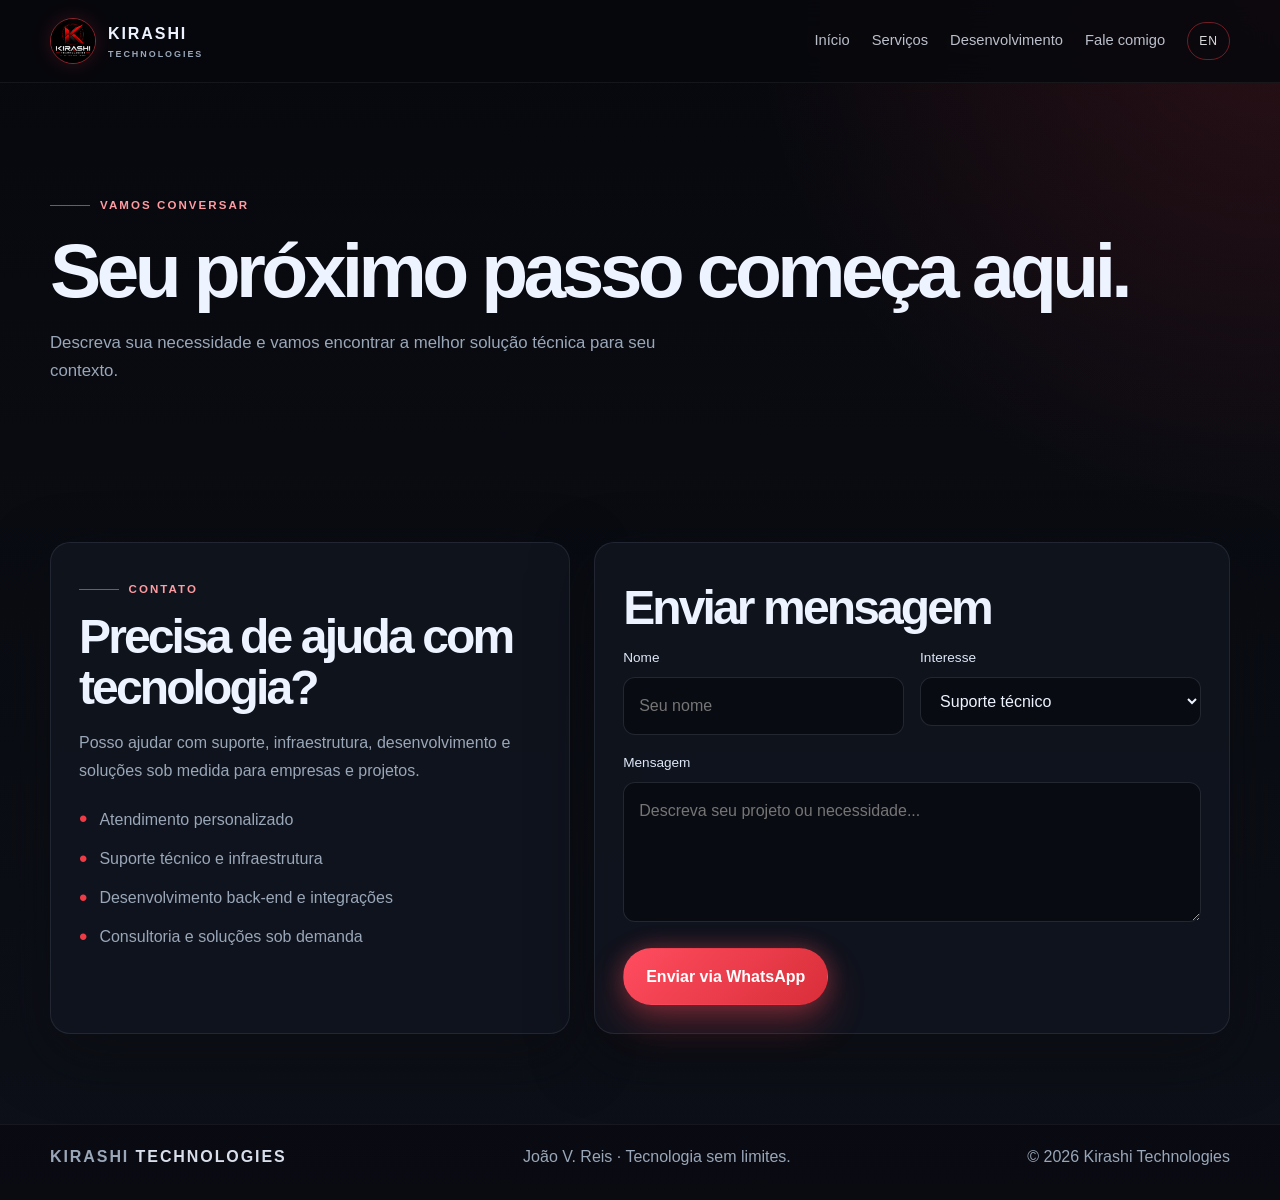
<file: pages/contato.html>
<!doctype html>
<html lang="pt-BR">
  <head>
    <meta charset="UTF-8" />
    <meta name="viewport" content="width=device-width, initial-scale=1.0" />
    <meta name="description" content="Fale com a Kirashi Technologies para discutir suporte técnico, infraestrutura, desenvolvimento e projetos sob medida." />
    <title>Contato | Kirashi Technologies</title>
    <link rel="icon" href="../img/Logo%20futurista%20KIRASHI%20Technologies.png" type="image/png" />
    <link rel="stylesheet" href="../assets/css/styles.css" />
    <script src="../assets/js/main.js" defer></script>
  </head>
  <body>
    <header class="site-header">
      <div class="container nav">
        <a class="brand" href="../index.html" aria-label="Voltar para a página inicial">
          <img src="../img/Logo%20futurista%20KIRASHI%20Technologies.png" alt="Logo Kirashi Technologies" />
          <div>
            <span class="brand-name">KIRASHI</span>
            <span class="brand-sub">TECHNOLOGIES</span>
          </div>
        </a>

        <button class="nav-toggle" type="button" aria-label="Abrir menu">Menu</button>

        <nav class="main-nav" aria-label="Navegação principal">
          <a href="../index.html">Início</a>
          <a href="servicos.html">Serviços</a>
          <a href="desenvolvimento.html">Desenvolvimento</a>
          <a href="contato.html">Fale comigo</a>
          <a href="../en.html" class="lang-link">EN</a>
        </nav>
      </div>
    </header>

    <main>
      <section class="page-hero">
        <div class="container page-hero-inner">
          <div class="eyebrow">Vamos conversar</div>
          <h1>Seu próximo passo começa aqui.</h1>
          <p class="lead">Descreva sua necessidade e vamos encontrar a melhor solução técnica para seu contexto.</p>
        </div>
      </section>

      <section class="section">
        <div class="container contact-wrap">
          <aside class="contact-box">
            <div class="eyebrow">Contato</div>
            <h2>Precisa de ajuda com tecnologia?</h2>
            <p>Posso ajudar com suporte, infraestrutura, desenvolvimento e soluções sob medida para empresas e projetos.</p>

            <ul class="contact-list">
              <li>Atendimento personalizado</li>
              <li>Suporte técnico e infraestrutura</li>
              <li>Desenvolvimento back-end e integrações</li>
              <li>Consultoria e soluções sob demanda</li>
            </ul>
          </aside>

          <div class="contact-form">
            <h2>Enviar mensagem</h2>
            <form id="contact-form">
              <div class="form-grid">
                <div>
                  <label for="name">Nome</label>
                  <input id="name" name="name" type="text" placeholder="Seu nome" required />
                </div>

                <div>
                  <label for="service">Interesse</label>
                  <select id="service" name="service">
                    <option value="Suporte técnico">Suporte técnico</option>
                    <option value="Infraestrutura e servidores">Infraestrutura e servidores</option>
                    <option value="Desenvolvimento de sites e sistemas">Desenvolvimento de sites e sistemas</option>
                    <option value="Consultoria e projetos personalizados">Consultoria e projetos personalizados</option>
                  </select>
                </div>

                <div class="full">
                  <label for="message">Mensagem</label>
                  <textarea id="message" name="message" placeholder="Descreva seu projeto ou necessidade..." required></textarea>
                </div>
              </div>

              <div class="form-actions">
                <button type="submit" class="button button-primary">Enviar via WhatsApp</button>
              </div>
            </form>
          </div>
        </div>
      </section>
    </main>

    <footer class="site-footer">
      <div class="container footer-inner">
        <div class="footer-brand">KIRASHI <span>TECHNOLOGIES</span></div>
        <div>João V. Reis · Tecnologia sem limites.</div>
        <div>© <span data-year></span> Kirashi Technologies</div>
      </div>
    </footer>
  </body>
</html>
</file>
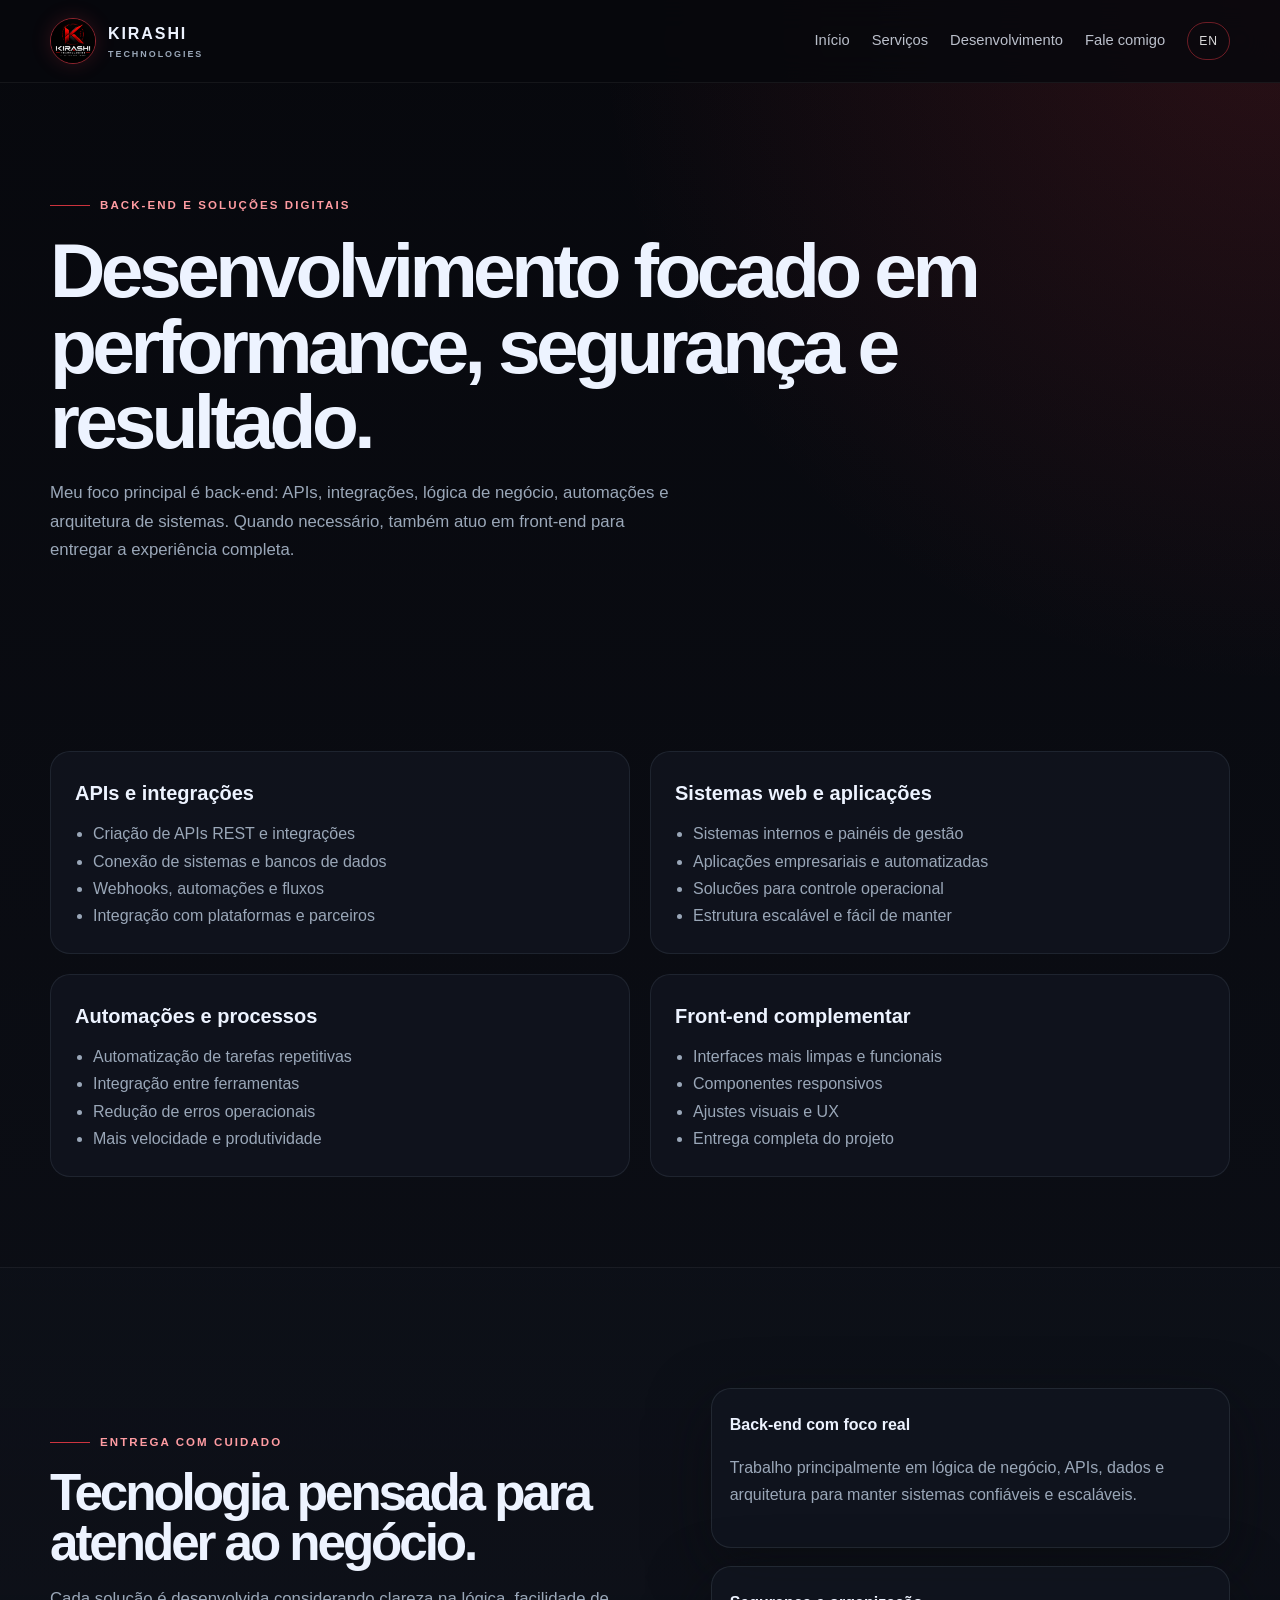
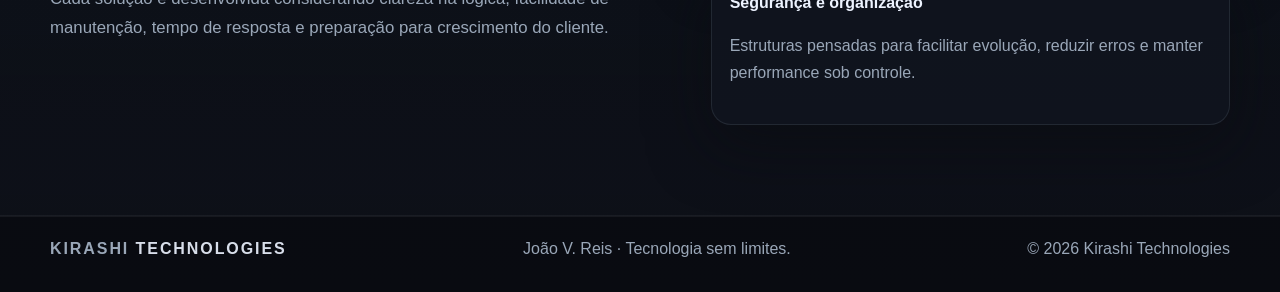
<file: pages/desenvolvimento.html>
<!doctype html>
<html lang="pt-BR">
  <head>
    <meta charset="UTF-8" />
    <meta name="viewport" content="width=device-width, initial-scale=1.0" />
    <meta name="description" content="Desenvolvimento de back-end, APIs, sistemas web, automações e integrações da Kirashi Technologies." />
    <title>Desenvolvimento | Kirashi Technologies</title>
    <link rel="icon" href="../img/Logo%20futurista%20KIRASHI%20Technologies.png" type="image/png" />
    <link rel="stylesheet" href="../assets/css/styles.css" />
    <script src="../assets/js/main.js" defer></script>
  </head>
  <body>
    <header class="site-header">
      <div class="container nav">
        <a class="brand" href="../index.html" aria-label="Voltar para a página inicial">
          <img src="../img/Logo%20futurista%20KIRASHI%20Technologies.png" alt="Logo Kirashi Technologies" />
          <div>
            <span class="brand-name">KIRASHI</span>
            <span class="brand-sub">TECHNOLOGIES</span>
          </div>
        </a>

        <button class="nav-toggle" type="button" aria-label="Abrir menu">Menu</button>

        <nav class="main-nav" aria-label="Navegação principal">
          <a href="../index.html">Início</a>
          <a href="servicos.html">Serviços</a>
          <a href="desenvolvimento.html">Desenvolvimento</a>
          <a href="contato.html">Fale comigo</a>
          <a href="../en.html" class="lang-link">EN</a>
        </nav>
      </div>
    </header>

    <main>
      <section class="page-hero">
        <div class="container page-hero-inner">
          <div class="eyebrow">Back-end e soluções digitais</div>
          <h1>Desenvolvimento focado em performance, segurança e resultado.</h1>
          <p class="lead">Meu foco principal é back-end: APIs, integrações, lógica de negócio, automações e arquitetura de sistemas. Quando necessário, também atuo em front-end para entregar a experiência completa.</p>
        </div>
      </section>

      <section class="section">
        <div class="container">
          <div class="service-list">
            <article class="service-item">
              <h3>APIs e integrações</h3>
              <ul>
                <li>Criação de APIs REST e integrações</li>
                <li>Conexão de sistemas e bancos de dados</li>
                <li>Webhooks, automações e fluxos</li>
                <li>Integração com plataformas e parceiros</li>
              </ul>
            </article>

            <article class="service-item">
              <h3>Sistemas web e aplicações</h3>
              <ul>
                <li>Sistemas internos e painéis de gestão</li>
                <li>Aplicações empresariais e automatizadas</li>
                <li>Solucões para controle operacional</li>
                <li>Estrutura escalável e fácil de manter</li>
              </ul>
            </article>

            <article class="service-item">
              <h3>Automações e processos</h3>
              <ul>
                <li>Automatização de tarefas repetitivas</li>
                <li>Integração entre ferramentas</li>
                <li>Redução de erros operacionais</li>
                <li>Mais velocidade e produtividade</li>
              </ul>
            </article>

            <article class="service-item">
              <h3>Front-end complementar</h3>
              <ul>
                <li>Interfaces mais limpas e funcionais</li>
                <li>Componentes responsivos</li>
                <li>Ajustes visuais e UX</li>
                <li>Entrega completa do projeto</li>
              </ul>
            </article>
          </div>
        </div>
      </section>

      <section class="section highlight">
        <div class="container two-column">
          <div>
            <div class="eyebrow">Entrega com cuidado</div>
            <h2 class="section-title">Tecnologia pensada para atender ao negócio.</h2>
            <p class="lead">Cada solução é desenvolvida considerando clareza na lógica, facilidade de manutenção, tempo de resposta e preparação para crescimento do cliente.</p>
          </div>

          <div class="dev-box">
            <div class="noted-card">
              <strong>Back-end com foco real</strong>
              <p>Trabalho principalmente em lógica de negócio, APIs, dados e arquitetura para manter sistemas confiáveis e escaláveis.</p>
            </div>
            <div class="noted-card">
              <strong>Segurança e organização</strong>
              <p>Estruturas pensadas para facilitar evolução, reduzir erros e manter performance sob controle.</p>
            </div>
          </div>
        </div>
      </section>
    </main>

    <footer class="site-footer">
      <div class="container footer-inner">
        <div class="footer-brand">KIRASHI <span>TECHNOLOGIES</span></div>
        <div>João V. Reis · Tecnologia sem limites.</div>
        <div>© <span data-year></span> Kirashi Technologies</div>
      </div>
    </footer>
  </body>
</html>
</file>
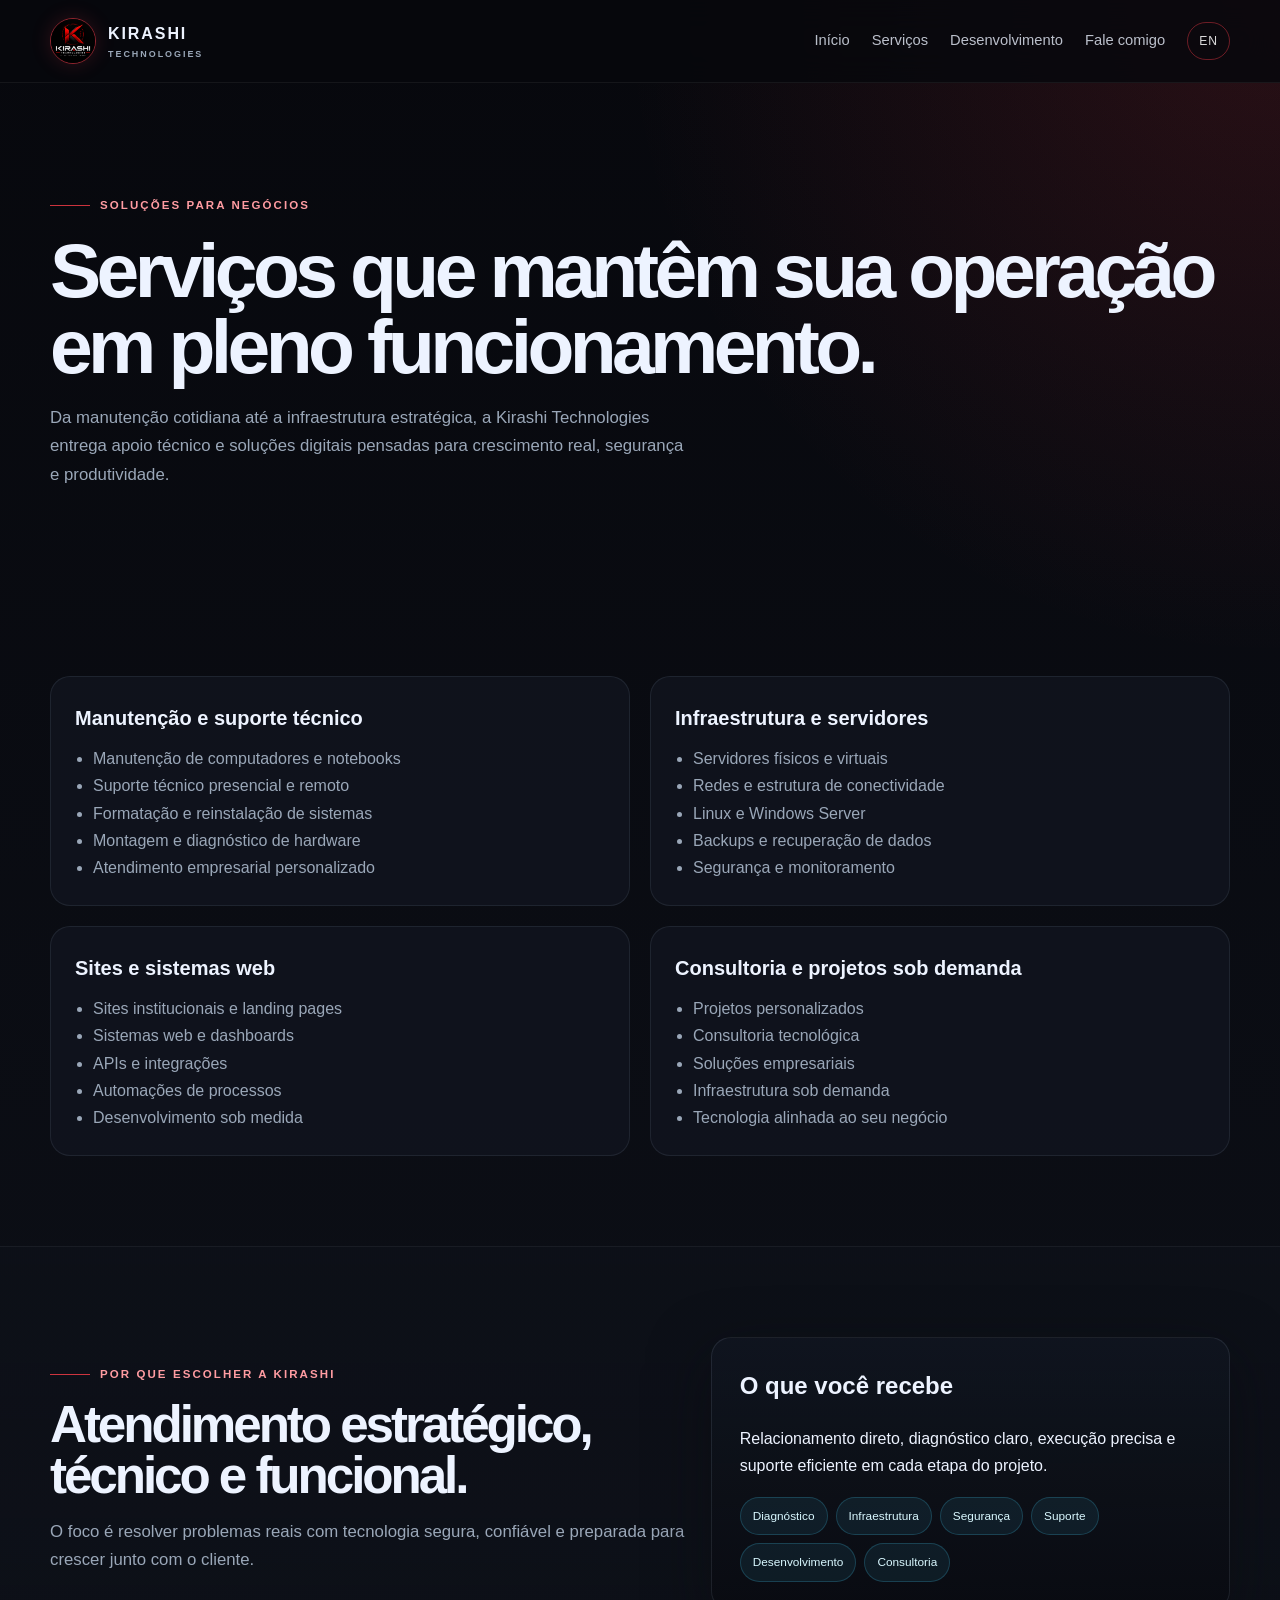
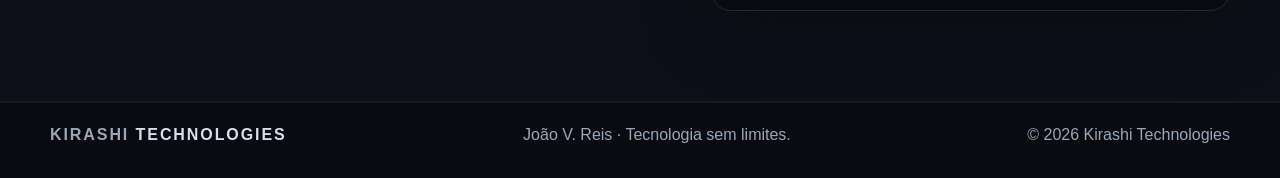
<file: pages/servicos.html>
<!doctype html>
<html lang="pt-BR">
  <head>
    <meta charset="UTF-8" />
    <meta name="viewport" content="width=device-width, initial-scale=1.0" />
    <meta name="description" content="Serviços da Kirashi Technologies: manutenção, infraestrutura, desenvolvimento, consultoria e soluções sob demanda." />
    <title>Serviços | Kirashi Technologies</title>
    <link rel="icon" href="../img/Logo%20futurista%20KIRASHI%20Technologies.png" type="image/png" />
    <link rel="stylesheet" href="../assets/css/styles.css" />
    <script src="../assets/js/main.js" defer></script>
  </head>
  <body>
    <header class="site-header">
      <div class="container nav">
        <a class="brand" href="../index.html" aria-label="Voltar para a página inicial">
          <img src="../img/Logo%20futurista%20KIRASHI%20Technologies.png" alt="Logo Kirashi Technologies" />
          <div>
            <span class="brand-name">KIRASHI</span>
            <span class="brand-sub">TECHNOLOGIES</span>
          </div>
        </a>

        <button class="nav-toggle" type="button" aria-label="Abrir menu">Menu</button>

        <nav class="main-nav" aria-label="Navegação principal">
          <a href="../index.html">Início</a>
          <a href="../index.html#servicos">Serviços</a>
          <a href="desenvolvimento.html">Desenvolvimento</a>
          <a href="contato.html">Fale comigo</a>
          <a href="../en.html" class="lang-link">EN</a>
        </nav>
      </div>
    </header>

    <main>
      <section class="page-hero">
        <div class="container page-hero-inner">
          <div class="eyebrow">Soluções para negócios</div>
          <h1>Serviços que mantêm sua operação em pleno funcionamento.</h1>
          <p class="lead">Da manutenção cotidiana até a infraestrutura estratégica, a Kirashi Technologies entrega apoio técnico e soluções digitais pensadas para crescimento real, segurança e produtividade.</p>
        </div>
      </section>

      <section class="section">
        <div class="container">
          <div class="service-list">
            <article class="service-item">
              <h3>Manutenção e suporte técnico</h3>
              <ul>
                <li>Manutenção de computadores e notebooks</li>
                <li>Suporte técnico presencial e remoto</li>
                <li>Formatação e reinstalação de sistemas</li>
                <li>Montagem e diagnóstico de hardware</li>
                <li>Atendimento empresarial personalizado</li>
              </ul>
            </article>

            <article class="service-item">
              <h3>Infraestrutura e servidores</h3>
              <ul>
                <li>Servidores físicos e virtuais</li>
                <li>Redes e estrutura de conectividade</li>
                <li>Linux e Windows Server</li>
                <li>Backups e recuperação de dados</li>
                <li>Segurança e monitoramento</li>
              </ul>
            </article>

            <article class="service-item">
              <h3>Sites e sistemas web</h3>
              <ul>
                <li>Sites institucionais e landing pages</li>
                <li>Sistemas web e dashboards</li>
                <li>APIs e integrações</li>
                <li>Automações de processos</li>
                <li>Desenvolvimento sob medida</li>
              </ul>
            </article>

            <article class="service-item">
              <h3>Consultoria e projetos sob demanda</h3>
              <ul>
                <li>Projetos personalizados</li>
                <li>Consultoria tecnológica</li>
                <li>Soluções empresariais</li>
                <li>Infraestrutura sob demanda</li>
                <li>Tecnologia alinhada ao seu negócio</li>
              </ul>
            </article>
          </div>
        </div>
      </section>

      <section class="section highlight">
        <div class="container two-column">
          <div>
            <div class="eyebrow">Por que escolher a Kirashi</div>
            <h2 class="section-title">Atendimento estratégico, técnico e funcional.</h2>
            <p class="lead">O foco é resolver problemas reais com tecnologia segura, confiável e preparada para crescer junto com o cliente.</p>
          </div>

          <div class="info-panel">
            <h3>O que você recebe</h3>
            <p>Relacionamento direto, diagnóstico claro, execução precisa e suporte eficiente em cada etapa do projeto.</p>
            <div class="chip-list">
              <span>Diagnóstico</span>
              <span>Infraestrutura</span>
              <span>Segurança</span>
              <span>Suporte</span>
              <span>Desenvolvimento</span>
              <span>Consultoria</span>
            </div>
          </div>
        </div>
      </section>
    </main>

    <footer class="site-footer">
      <div class="container footer-inner">
        <div class="footer-brand">KIRASHI <span>TECHNOLOGIES</span></div>
        <div>João V. Reis · Tecnologia sem limites.</div>
        <div>© <span data-year></span> Kirashi Technologies</div>
      </div>
    </footer>
  </body>
</html>
</file>
<file: assets/css/styles.css>
:root {
  --bg: #07080d;
  --bg-alt: #0d1018;
  --panel: rgba(17, 21, 31, 0.95);
  --panel-strong: #10151f;
  --text: #edf3ff;
  --muted: #9aa7b8;
  --line: rgba(148, 163, 184, 0.18);
  --primary: #ef3b46;
  --primary-strong: #d92e39;
  --secondary: #49d0ff;
  --success: #7ae0a3;
  --shadow: 0 20px 60px rgba(10, 12, 16, 0.5);
  --radius: 20px;
  --container: 1180px;
}

* {
  box-sizing: border-box;
}

html {
  scroll-behavior: smooth;
}

body {
  margin: 0;
  font-family: "Segoe UI", Tahoma, Geneva, Verdana, sans-serif;
  background:
    radial-gradient(circle at top right, rgba(239, 59, 70, 0.15), transparent 30%),
    linear-gradient(180deg, #07080d 0%, #0d1018 100%);
  color: var(--text);
  line-height: 1.7;
}

img {
  max-width: 100%;
  display: block;
}

a {
  color: inherit;
  text-decoration: none;
}

button,
input,
textarea,
select {
  font: inherit;
}

.container {
  width: min(calc(100% - 32px), var(--container));
  margin: 0 auto;
}

.site-header {
  position: sticky;
  top: 0;
  z-index: 30;
  backdrop-filter: blur(16px);
  background: rgba(7, 8, 13, 0.82);
  border-bottom: 1px solid rgba(255, 255, 255, 0.06);
}

.nav {
  min-height: 82px;
  display: flex;
  align-items: center;
  justify-content: space-between;
  gap: 24px;
}

.brand {
  display: inline-flex;
  align-items: center;
  gap: 12px;
  font-weight: 800;
  letter-spacing: 0.12em;
}

.brand img {
  width: 46px;
  height: 46px;
  border-radius: 50%;
  object-fit: cover;
  border: 1px solid rgba(239, 59, 70, 0.6);
  box-shadow: 0 0 20px rgba(239, 59, 70, 0.18);
}

.brand-name,
.brand-sub {
  display: block;
}

.brand-sub {
  font-size: 0.56rem;
  color: var(--muted);
  letter-spacing: 0.22em;
}

.main-nav {
  display: flex;
  align-items: center;
  gap: 22px;
  font-size: 0.92rem;
  color: #d8deea;
}

.main-nav a {
  opacity: 0.86;
  transition: opacity 0.2s ease, color 0.2s ease;
}

.main-nav a:hover {
  opacity: 1;
  color: #fff;
}

.main-nav .lang-link {
  padding: 8px 11px;
  border: 1px solid rgba(239, 59, 70, 0.5);
  border-radius: 999px;
  color: #fff;
  font-size: 0.76rem;
  letter-spacing: 0.08em;
}

.nav-cta {
  padding: 10px 16px;
  border-radius: 999px;
  background: linear-gradient(135deg, #ff4d5f 0%, var(--primary-strong) 100%);
  color: #fff;
  font-weight: 800;
  box-shadow: 0 12px 28px rgba(239, 59, 70, 0.42);
  border: 1px solid rgba(255, 255, 255, 0.12);
}

.nav-toggle {
  display: none;
  background: transparent;
  border: 1px solid rgba(255,255,255,0.15);
  color: var(--text);
  border-radius: 10px;
  padding: 10px 12px;
  cursor: pointer;
}

.hero {
  position: relative;
  padding: 96px 0 60px;
  overflow: hidden;
}

.hero::before {
  content: "";
  position: absolute;
  inset: 0;
  background: radial-gradient(circle at 75% 25%, rgba(73, 208, 255, 0.12), transparent 22%),
    radial-gradient(circle at 30% 30%, rgba(239, 59, 70, 0.12), transparent 26%);
  pointer-events: none;
}

.hero-grid {
  position: relative;
  display: grid;
  grid-template-columns: 1.2fr 0.8fr;
  align-items: center;
  gap: 52px;
}

.eyebrow {
  display: inline-flex;
  align-items: center;
  gap: 10px;
  font-size: 0.72rem;
  letter-spacing: 0.18em;
  text-transform: uppercase;
  color: #ff9ca2;
  font-weight: 700;
}

.eyebrow::before {
  content: "";
  width: 40px;
  height: 1px;
  background: rgba(239, 59, 70, 0.85);
}

.hero h1,
.page-hero h1,
.section-title {
  font-size: clamp(2.8rem, 6vw, 5rem);
  line-height: 0.98;
  letter-spacing: -0.06em;
  margin: 18px 0 20px;
}

.hero h1 em,
.page-hero h1 em {
  color: var(--primary);
  font-style: normal;
}

.hero-copy,
.page-hero p,
.lead {
  max-width: 640px;
  color: var(--muted);
  font-size: 1.05rem;
}

.actions {
  display: flex;
  flex-wrap: wrap;
  gap: 14px;
  margin-top: 28px;
}

.button {
  display: inline-flex;
  align-items: center;
  justify-content: center;
  gap: 10px;
  border-radius: 999px;
  padding: 14px 22px;
  border: 1px solid transparent;
  transition: transform 0.22s ease, box-shadow 0.22s ease, border-color 0.22s ease, filter 0.22s ease;
  font-weight: 700;
}

.button:hover {
  transform: translateY(-2px) scale(1.01);
  filter: brightness(1.08);
}

.button-primary {
  background: linear-gradient(135deg, #ff4d5f 0%, var(--primary-strong) 100%);
  color: #fff;
  box-shadow: 0 18px 38px rgba(239, 59, 70, 0.32), 0 0 22px rgba(255, 87, 104, 0.32);
}

.button-secondary {
  border-color: rgba(255,255,255,0.14);
  background: rgba(255,255,255,0.02);
  color: var(--text);
}

.service-card,
.project-card,
.contact-box,
.contact-form,
.page-card,
.feature-card {
  animation: floatCard 0.7s ease both;
}

@keyframes floatCard {
  from {
    opacity: 0;
    transform: translateY(16px);
  }
  to {
    opacity: 1;
    transform: translateY(0);
  }
}

.badges {
  display: flex;
  flex-wrap: wrap;
  gap: 14px 22px;
  margin-top: 32px;
  color: #d7dce7;
  font-size: 0.7rem;
  letter-spacing: 0.12em;
  text-transform: uppercase;
}

.badges span::before {
  content: "✦";
  color: var(--primary);
  margin-right: 8px;
}

.hero-visual {
  position: relative;
  display: grid;
  place-items: center;
  min-height: 420px;
}

.logo-orbit {
  position: absolute;
  width: 88%;
  aspect-ratio: 1;
  border: 1px solid rgba(239, 59, 70, 0.38);
  border-radius: 50%;
  animation: spin 18s linear infinite;
}

.logo-orbit::before,
.logo-orbit::after {
  content: "";
  position: absolute;
  inset: 8%;
  border: 1px solid rgba(73, 208, 255, 0.3);
  border-radius: 50%;
}

.logo-orbit::after {
  inset: 18%;
}

.logo-core {
  width: min(260px, 72%);
  aspect-ratio: 1;
  display: grid;
  place-items: center;
  border-radius: 50%;
  background: rgba(17, 21, 31, 0.85);
  border: 1px solid rgba(255,255,255,0.1);
  box-shadow: var(--shadow);
  overflow: hidden;
}

.logo-core img {
  width: 80%;
  object-fit: contain;
}

@keyframes spin {
  from { transform: rotate(0deg); }
  to { transform: rotate(360deg); }
}

.section {
  padding: 90px 0;
}

.section-head {
  display: flex;
  align-items: end;
  justify-content: space-between;
  gap: 20px;
  margin-bottom: 30px;
}

.section-title {
  font-size: clamp(2.2rem, 4vw, 3.3rem);
  margin: 16px 0 0;
}

.section-head p {
  max-width: 540px;
  color: var(--muted);
}

.card-grid {
  display: grid;
  grid-template-columns: repeat(4, minmax(0, 1fr));
  gap: 20px;
}

.service-card,
.feature-card,
.noted-card {
  background: rgba(17, 21, 31, 0.82);
  border: 1px solid rgba(148, 163, 184, 0.14);
  border-radius: var(--radius);
  padding: 24px 20px;
  box-shadow: var(--shadow);
}

.service-card {
  min-height: 290px;
  display: flex;
  flex-direction: column;
}

.card-top {
  display: flex;
  align-items: center;
  justify-content: space-between;
  margin-bottom: 18px;
}

.card-icon {
  width: 44px;
  height: 44px;
  display: grid;
  place-items: center;
  border-radius: 12px;
  background: rgba(239, 59, 70, 0.12);
  border: 1px solid rgba(239, 59, 70, 0.3);
  color: #ff8c94;
  font-size: 1.1rem;
}

.card-number {
  color: rgba(255,255,255,0.42);
  font-size: 0.68rem;
  letter-spacing: 0.12em;
}

.service-card h3 {
  margin: 0 0 12px;
  font-size: 1.1rem;
}

.service-card p {
  margin: 0;
  color: var(--muted);
  flex: 1;
}

.card-link {
  display: inline-flex;
  align-items: center;
  gap: 8px;
  margin-top: 18px;
  color: #fff;
  font-weight: 700;
  font-size: 0.8rem;
  letter-spacing: 0.04em;
}

.card-link span {
  color: var(--primary);
}

.highlight {
  background: linear-gradient(180deg, rgba(13,16,24,0.78), rgba(13,16,24,0.94));
  border-top: 1px solid rgba(255,255,255,0.05);
  border-bottom: 1px solid rgba(255,255,255,0.05);
}

.two-column {
  display: grid;
  grid-template-columns: 1.1fr 0.9fr;
  gap: 26px;
  align-items: center;
}

.feature-list {
  display: grid;
  gap: 16px;
}

.feature-card {
  padding: 20px 22px;
}

.feature-card strong {
  display: block;
  margin-bottom: 8px;
  font-size: 1.05rem;
}

.feature-card p {
  margin: 0;
  color: var(--muted);
}

.info-panel {
  background: linear-gradient(180deg, rgba(16,21,31,0.95), rgba(9,11,17,0.9));
  border: 1px solid rgba(148,163,184,0.14);
  border-radius: var(--radius);
  padding: 28px;
  box-shadow: var(--shadow);
}

.info-panel h3 {
  margin-top: 0;
  margin-bottom: 18px;
  font-size: 1.5rem;
}

.chip-list {
  display: flex;
  flex-wrap: wrap;
  gap: 8px;
  margin-top: 18px;
}

.chip-list span {
  background: rgba(73, 208, 255, 0.08);
  border: 1px solid rgba(73, 208, 255, 0.2);
  border-radius: 999px;
  padding: 8px 12px;
  color: #d9f8ff;
  font-size: 0.74rem;
}

.dev-box {
  display: grid;
  gap: 18px;
  margin-top: 30px;
}

.noted-card {
  padding: 22px 18px;
}

.noted-card strong {
  display: block;
  margin-bottom: 8px;
}

.noted-card p,
.noted-card li,
.contact-box p,
.contact-list li,
.page-card p {
  color: var(--muted);
}

.page-hero {
  padding: 86px 0 42px;
}

.page-hero-inner {
  padding: 18px 0 8px;
}

.page-card {
  background: rgba(16,21,31,0.9);
  border: 1px solid rgba(148,163,184,0.14);
  border-radius: var(--radius);
  padding: 26px 24px;
  box-shadow: var(--shadow);
}

.projects-section {
  background: rgba(8, 10, 15, 0.7);
}

.projects-grid {
  display: grid;
  grid-template-columns: repeat(3, minmax(0, 1fr));
  gap: 20px;
  margin-top: 18px;
}

.project-card {
  background: rgba(17, 21, 31, 0.84);
  border: 1px solid rgba(148,163,184,0.14);
  border-radius: var(--radius);
  padding: 22px 20px;
  box-shadow: var(--shadow);
  transition: transform 0.25s ease, border-color 0.25s ease, box-shadow 0.25s ease;
}

.project-card.featured {
  border-color: rgba(239, 59, 70, 0.45);
  box-shadow: 0 18px 40px rgba(239, 59, 70, 0.18);
  transform: translateY(-4px);
}

.project-top {
  display: flex;
  justify-content: space-between;
  align-items: center;
  gap: 12px;
  margin-bottom: 18px;
}

.project-tag,
.project-stars {
  display: inline-flex;
  font-size: 0.65rem;
  letter-spacing: 0.08em;
  text-transform: uppercase;
  border-radius: 999px;
  padding: 7px 10px;
}

.project-tag {
  background: rgba(73, 208, 255, 0.12);
  color: #cfefff;
  border: 1px solid rgba(73, 208, 255, 0.2);
}

.project-stars {
  background: rgba(239, 59, 70, 0.08);
  color: #ffb1b6;
  border: 1px solid rgba(239, 59, 70, 0.2);
}

.project-card h3 {
  margin: 0 0 12px;
  font-size: 1.18rem;
}

.project-card p {
  margin: 0 0 18px;
  color: var(--muted);
}

.project-card a {
  display: inline-flex;
  align-items: center;
  gap: 8px;
  color: #fff;
  font-weight: 700;
  font-size: 0.8rem;
}

.project-card a span {
  color: var(--primary);
}

.service-list {
  display: grid;
  grid-template-columns: repeat(2, minmax(0, 1fr));
  gap: 20px;
  margin-top: 30px;
}

.service-item {
  background: rgba(17, 21, 31, 0.78);
  border: 1px solid rgba(148,163,184,0.12);
  border-radius: var(--radius);
  padding: 24px;
}

.service-item h3 {
  margin: 0 0 10px;
  font-size: 1.25rem;
}

.service-item ul {
  padding-left: 18px;
  margin: 0;
  color: var(--muted);
}

.contact-wrap {
  display: grid;
  grid-template-columns: 0.9fr 1.1fr;
  gap: 24px;
}

.contact-box,
.contact-form {
  background: rgba(16, 21, 31, 0.9);
  border: 1px solid rgba(148,163,184,0.14);
  border-radius: var(--radius);
  padding: 28px;
  box-shadow: var(--shadow);
}

.contact-box h2,
.contact-form h2 {
  margin-top: 12px;
  margin-bottom: 12px;
  font-size: clamp(2rem, 4vw, 3rem);
  line-height: 1.06;
  letter-spacing: -0.06em;
}

.contact-list {
  list-style: none;
  padding: 0;
  margin: 22px 0 0;
  display: grid;
  gap: 12px;
}

.contact-list li {
  display: flex;
  align-items: center;
  gap: 12px;
}

.contact-list li::before {
  content: "•";
  color: var(--primary);
  font-size: 1.5rem;
  line-height: 1;
}

.form-grid {
  display: grid;
  grid-template-columns: repeat(2, minmax(0, 1fr));
  gap: 16px;
}

label {
  display: block;
  font-size: 0.85rem;
  margin-bottom: 8px;
  color: #dfe7f7;
}

input,
textarea,
select {
  width: 100%;
  background: rgba(9, 11, 17, 0.8);
  border: 1px solid rgba(148,163,184,0.18);
  border-radius: 12px;
  padding: 14px 15px;
  color: var(--text);
}

textarea {
  min-height: 140px;
  resize: vertical;
}

.form-grid .full {
  grid-column: 1 / -1;
}

.form-actions {
  margin-top: 18px;
}

.site-footer {
  border-top: 1px solid rgba(255, 255, 255, 0.06);
  background: rgba(9, 11, 17, 0.9);
  padding: 18px 0 30px;
}

.footer-inner {
  display: flex;
  align-items: center;
  justify-content: space-between;
  gap: 18px;
  flex-wrap: wrap;
  color: var(--muted);
}

.footer-brand {
  font-weight: 800;
  letter-spacing: 0.12em;
}

.footer-brand span {
  color: #d8deea;
}

@media (max-width: 980px) {
  .card-grid {
    grid-template-columns: repeat(2, minmax(0, 1fr));
  }

  .two-column,
  .contact-wrap,
  .hero-grid {
    grid-template-columns: 1fr;
  }

  .service-list {
    grid-template-columns: 1fr;
  }
}

@media (max-width: 760px) {
  .nav-toggle {
    display: inline-flex;
  }

  .main-nav {
    position: absolute;
    top: calc(100% + 10px);
    right: 16px;
    left: 16px;
    display: none;
    flex-direction: column;
    align-items: flex-start;
    padding: 18px 18px 14px;
    background: rgba(9, 11, 17, 0.97);
    border: 1px solid rgba(148,163,184,0.12);
    border-radius: 18px;
    box-shadow: var(--shadow);
  }

  .main-nav.is-open {
    display: flex;
  }

  .card-grid,
  .form-grid {
    grid-template-columns: 1fr;
  }

  .section-head {
    display: block;
  }

  .hero {
    padding-top: 72px;
  }

  .hero-visual {
    min-height: 300px;
  }
}
</file>
